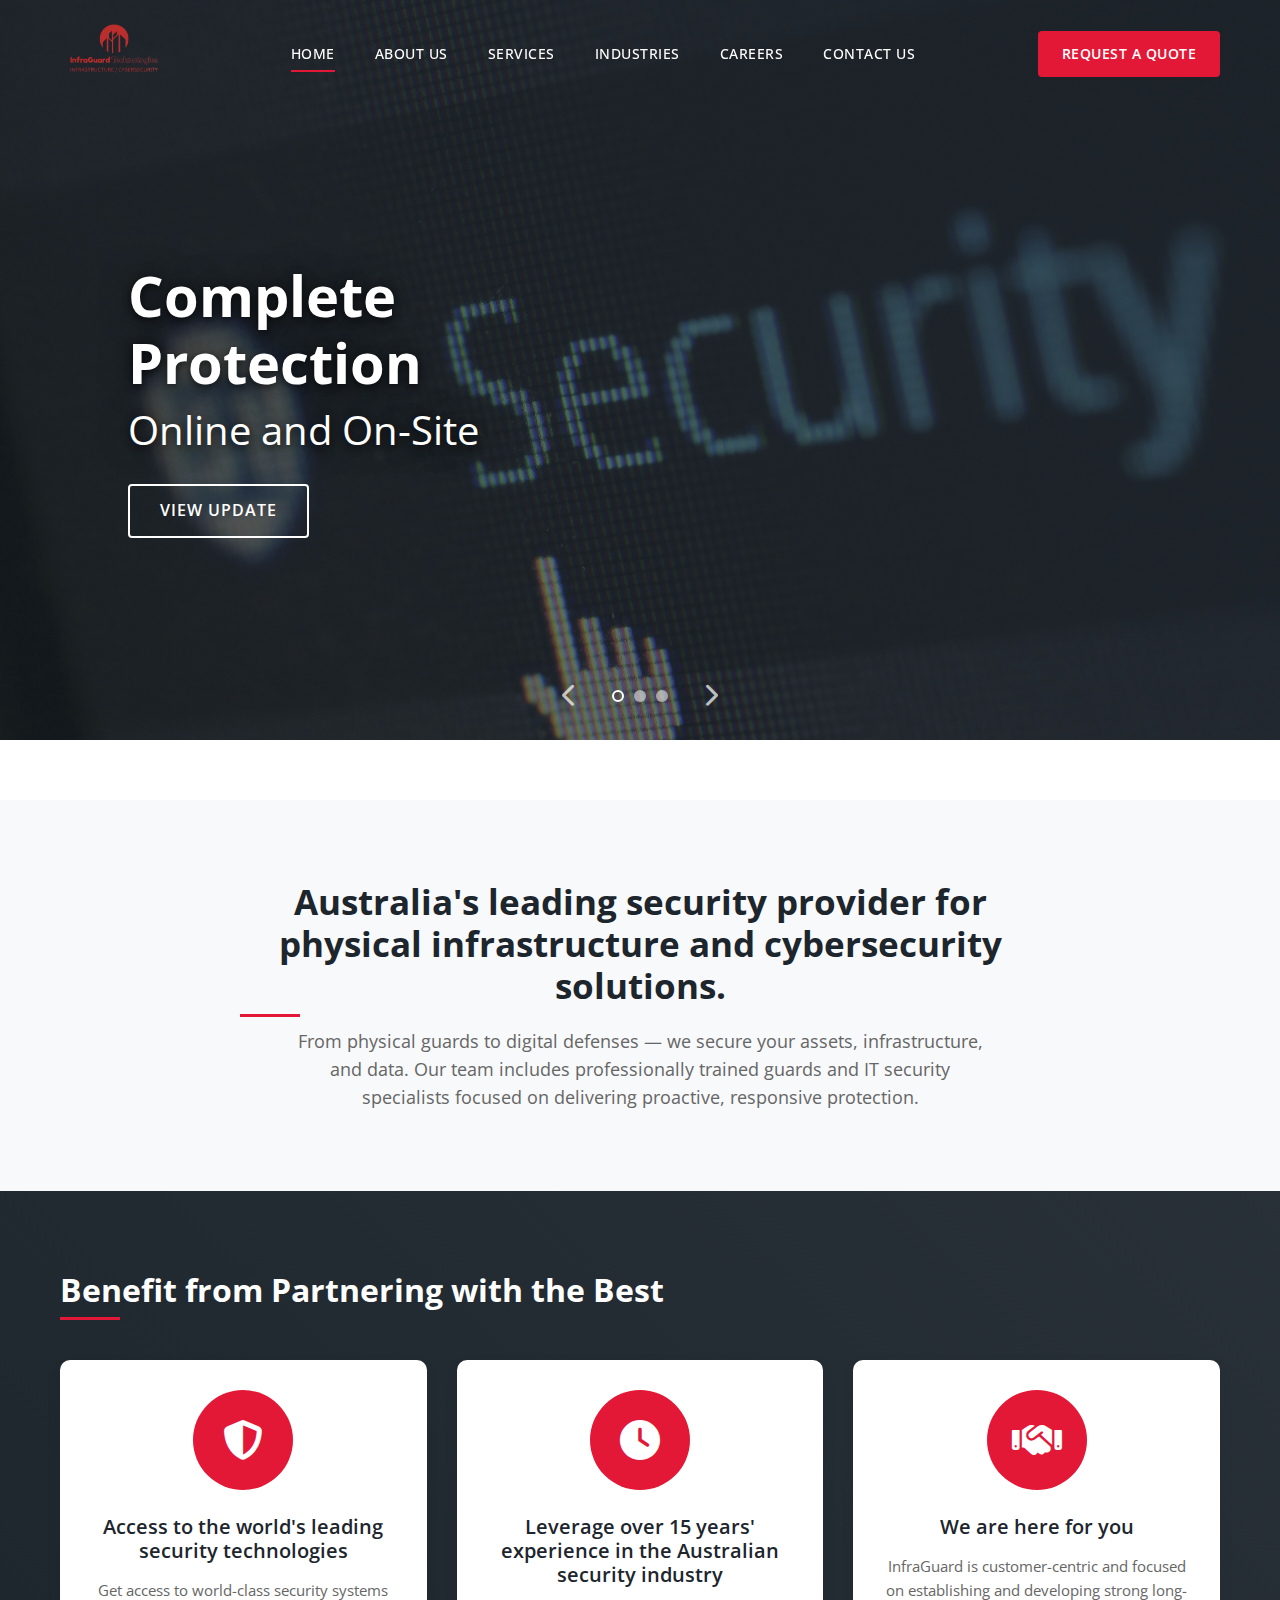
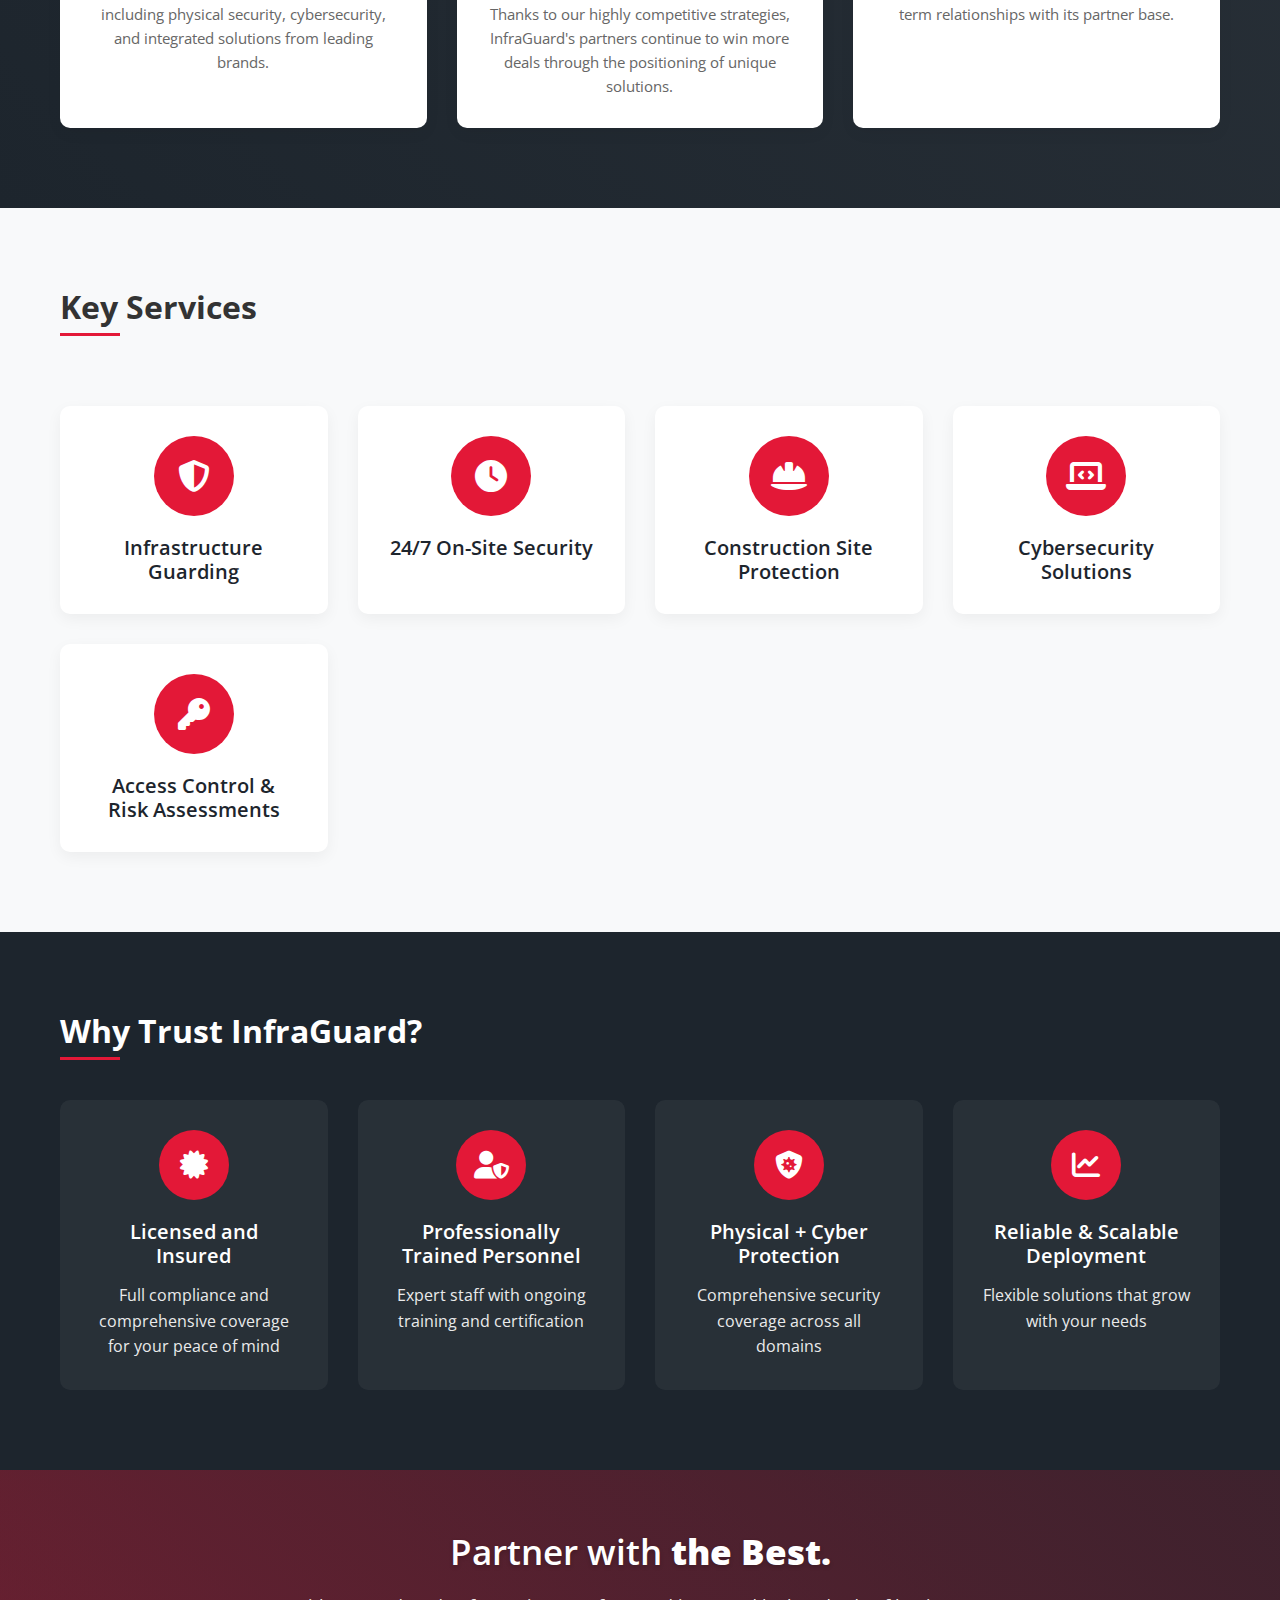
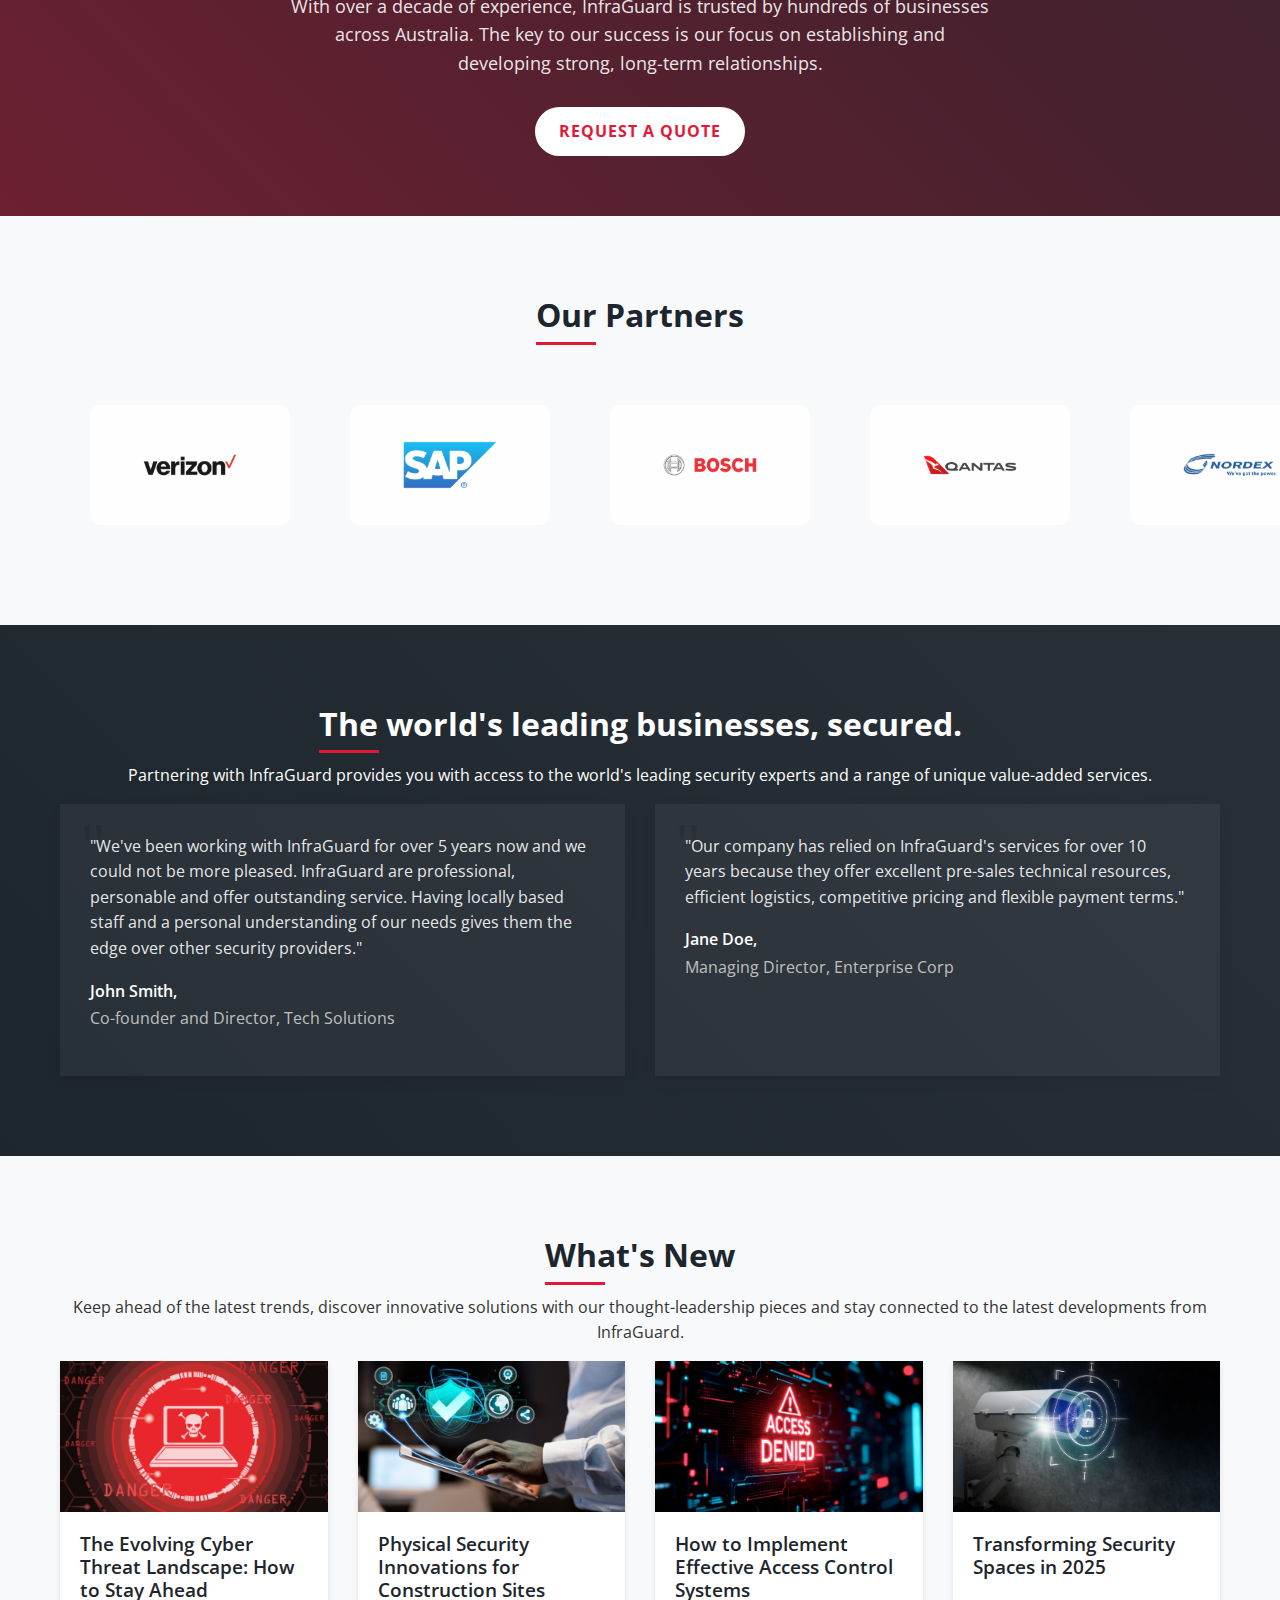
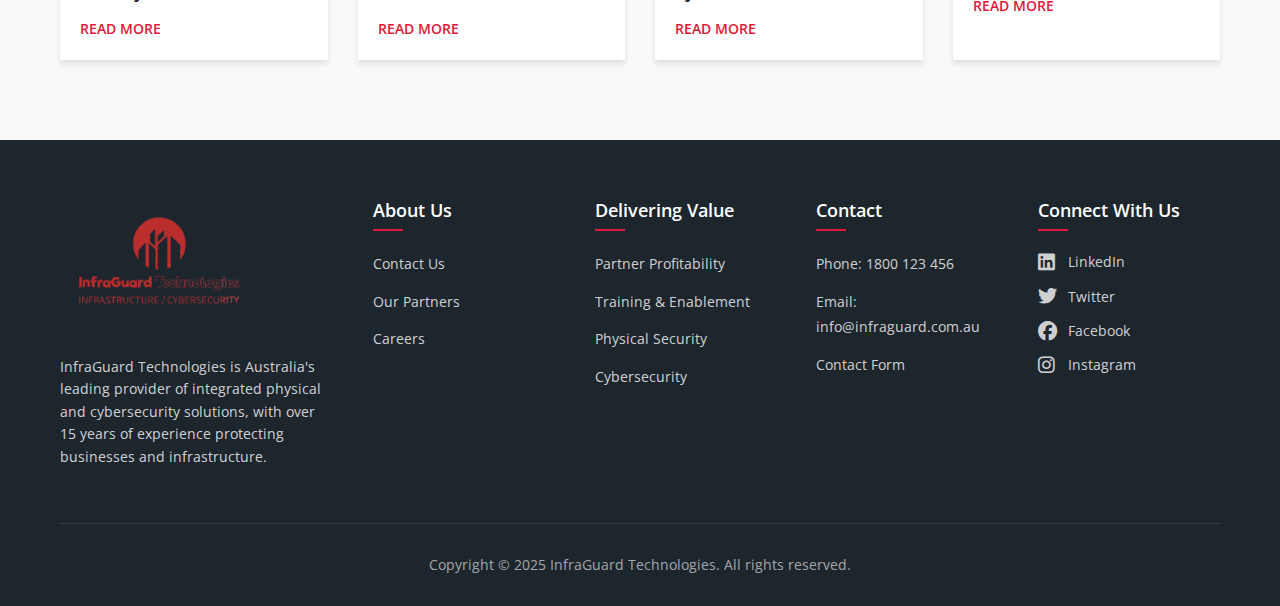
<file: index.html>
<!DOCTYPE html>
<html lang="en">
<head>
    <meta charset="UTF-8">
    <meta name="viewport" content="width=device-width, initial-scale=1.0">
    <title>InfraGuard Technologies</title>
    <link rel="stylesheet" href="styles.css">
    <link rel="stylesheet" href="https://cdnjs.cloudflare.com/ajax/libs/font-awesome/6.4.0/css/all.min.css">
    <link href="https://fonts.googleapis.com/css2?family=Open+Sans:wght@400;500;600;700&display=swap" rel="stylesheet">
</head>
<body>
    <!-- Header -->
    <header>
        <div class="container header-container">
            <div class="logo">
                <a href="index.html">
                    <img src="images/logo4.png" alt="InfraGuard Technologies Logo">
                </a>
            </div>
            <nav>
                <ul class="main-menu">
                    <li><a href="index.html" class="active">HOME</a></li>
                    <li><a href="about.html">ABOUT US</a></li>
                    <li class="dropdown">
                        <a href="services.html">SERVICES</a>
                        <div class="dropdown-content">
                            <div class="security-column">
                                <h3>Physical Security Solutions</h3>
                                <ul>
                                    <li><a href="services.html#infrastructure">Infrastructure Guarding</a></li>
                                    <li><a href="services.html#construction">Construction Site Security</a></li>
                                    <li><a href="services.html#onsite">24/7 On-Site Security</a></li>
                                    <li><a href="services.html#access">Access Control</a></li>
                                    <li><a href="services.html#risk">Security Risk Assessment</a></li>
                                </ul>
                            </div>
                            <div class="security-column">
                                <h3>Cybersecurity Solutions</h3>
                                <ul>
                                    <li><a href="services.html#network">Network Security</a></li>
                                    <li><a href="services.html#firewall">Firewall & Intrusion Prevention</a></li>
                                    <li><a href="services.html#endpoint">Endpoint Protection</a></li>
                                    <li><a href="services.html#email">Email Security</a></li>
                                    <li><a href="services.html#vulnerability">Vulnerability Assessment</a></li>
                                    <li><a href="services.html#consulting">Cybersecurity Consulting</a></li>
                                </ul>
                            </div>
                        </div>
                    </li>
                    <li><a href="industries.html">INDUSTRIES</a></li>
                    <li><a href="careers.html">CAREERS</a></li>
                    <li><a href="contact.html">CONTACT US</a></li>
                </ul>
            </nav>
            <div class="header-cta">
                <a href="contact.html" class="btn">REQUEST A QUOTE</a>
            </div>
            <div class="mobile-menu-toggle">
                <span></span>
                <span></span>
                <span></span>
            </div>
        </div>
    </header>

    <!-- Hero Slider -->
    <section class="hero-slider">
        <div class="slider-container">
            <div class="slide active" style="background-image: url('images/protection.jpg');">
                <div class="slide-content">
                    <h1>Complete Protection</h1>
                    <h2>Online and On-Site</h2>
                    <a href="#" class="btn btn-light">VIEW UPDATE</a>
                </div>
            </div>
            <div class="slide" style="background-image: url('images/security.png');">
                <div class="slide-content">
                    <h1>Physical Security</h1>
                    <h2>For Your Infrastructure</h2>
                    <a href="#" class="btn btn-light">DOWNLOAD REPORT</a>
                </div>
            </div>
            <div class="slide" style="background-image: url('images/cyber.png');">
                <div class="slide-content">
                    <h1>Cybersecurity Solutions</h1>
                    <h2>For Modern Businesses</h2>
                    <a href="#" class="btn btn-light">SUBSCRIBE HERE</a>
                </div>
            </div>
            <div class="slider-controls">
                <button class="prev-slide"><i class="fas fa-chevron-left"></i></button>
                <div class="slider-dots">
                    <span class="dot active" data-slide="0"></span>
                    <span class="dot" data-slide="1"></span>
                    <span class="dot" data-slide="2"></span>
                </div>
                <button class="next-slide"><i class="fas fa-chevron-right"></i></button>
            </div>
        </div>
    </section>

    <!-- Intro Section -->
    <section class="intro">
        <div class="container">
            <h2 class="section-title">Australia's leading security provider for physical infrastructure and cybersecurity solutions.</h2>
            <p>From physical guards to digital defenses — we secure your assets, infrastructure, and data. Our team includes professionally trained guards and IT security specialists focused on delivering proactive, responsive protection.</p>
        </div>
    </section>

    <!-- Value Proposition -->
    <section class="value-prop">
        <div class="container">
            <h2 class="section-title">Benefit from Partnering with the Best</h2>
            <div class="feature-grid">
                <div class="feature-box">
                    <div class="feature-icon">
                        <i class="fas fa-shield-alt"></i>
                    </div>
                    <h3>Access to the world's leading security technologies</h3>
                    <p>Get access to world-class security systems including physical security, cybersecurity, and integrated solutions from leading brands.</p>
                </div>
                <div class="feature-box">
                    <div class="feature-icon">
                        <i class="fas fa-clock"></i>
                    </div>
                    <h3>Leverage over 15 years' experience in the Australian security industry</h3>
                    <p>Thanks to our highly competitive strategies, InfraGuard's partners continue to win more deals through the positioning of unique solutions.</p>
                </div>
                <div class="feature-box">
                    <div class="feature-icon">
                        <i class="fas fa-handshake"></i>
                    </div>
                    <h3>We are here for you</h3>
                    <p>InfraGuard is customer-centric and focused on establishing and developing strong long-term relationships with its partner base.</p>
                </div>
            </div>
        </div>
    </section>

    <!-- Services Grid -->
    <section class="services-grid">
        <div class="container">
            <h2 class="section-title">Key Services</h2>
            <div class="services-container">
                <div class="service-item">
                    <div class="service-icon">
                        <i class="fas fa-shield-alt"></i>
                    </div>
                    <h3>Infrastructure Guarding</h3>
                </div>
                <div class="service-item">
                    <div class="service-icon">
                        <i class="fas fa-clock"></i>
                    </div>
                    <h3>24/7 On-Site Security</h3>
                </div>
                <div class="service-item">
                    <div class="service-icon">
                        <i class="fas fa-hard-hat"></i>
                    </div>
                    <h3>Construction Site Protection</h3>
                </div>
                <div class="service-item">
                    <div class="service-icon">
                        <i class="fas fa-laptop-code"></i>
                    </div>
                    <h3>Cybersecurity Solutions</h3>
                </div>
                <div class="service-item">
                    <div class="service-icon">
                        <i class="fas fa-key"></i>
                    </div>
                    <h3>Access Control & Risk Assessments</h3>
                </div>
            </div>
        </div>
    </section>

    <!-- Trust Section -->
    <section class="trust-section">
        <div class="container">
            <h2 class="section-title">Why Trust InfraGuard?</h2>
            <div class="trust-grid">
                <div class="trust-item">
                    <div class="trust-icon">
                        <i class="fas fa-certificate"></i>
                    </div>
                    <h3>Licensed and Insured</h3>
                    <p>Full compliance and comprehensive coverage for your peace of mind</p>
                </div>
                <div class="trust-item">
                    <div class="trust-icon">
                        <i class="fas fa-user-shield"></i>
                    </div>
                    <h3>Professionally Trained Personnel</h3>
                    <p>Expert staff with ongoing training and certification</p>
                </div>
                <div class="trust-item">
                    <div class="trust-icon">
                        <i class="fas fa-shield-virus"></i>
                    </div>
                    <h3>Physical + Cyber Protection</h3>
                    <p>Comprehensive security coverage across all domains</p>
                </div>
                <div class="trust-item">
                    <div class="trust-icon">
                        <i class="fas fa-chart-line"></i>
                    </div>
                    <h3>Reliable & Scalable Deployment</h3>
                    <p>Flexible solutions that grow with your needs</p>
                </div>
            </div>
        </div>
    </section>

    <!-- CTA Banner -->
    <section class="cta-banner">
        <div class="container">
            <h2>Partner with <strong>the Best.</strong></h2>
            <p>With over a decade of experience, InfraGuard is trusted by hundreds of businesses across Australia. The key to our success is our focus on establishing and developing strong, long-term relationships.</p>
            <a href="contact.html" class="btn btn-white">Request a Quote</a>
        </div>
    </section>

    <!-- Partners Slider -->
    <section class="partners-slider">
        <div class="container">
            <h2 class="section-title">Our Partners</h2>
            <div class="partners-container">
                <div class="partners-track">
                    <div class="partner">
                        <img src="images/partner logos/Verizon_Communications-Logo.wine.png" alt="Verizon Communications">
                    </div>
                    <div class="partner">
                        <img src="images/partner logos/SAP_SE-Logo.wine.png" alt="SAP SE">
                    </div>
                    <div class="partner">
                        <img src="images/partner logos/Robert_Bosch_GmbH-Logo.wine.png" alt="Robert Bosch GmbH">
                    </div>
                    <div class="partner">
                        <img src="images/partner logos/Qantas-Logo.wine.png" alt="Qantas">
                    </div>
                    <div class="partner">
                        <img src="images/partner logos/Nordex-Logo.wine.png" alt="Nordex">
                    </div>
                    <div class="partner">
                        <img src="images/partner logos/Nokia-Logo.wine.png" alt="Nokia">
                    </div>
                    <div class="partner">
                        <img src="images/partner logos/CID-Group-white-logo.png" alt="CID Group">
                    </div>
                </div>
                <!-- Duplicate track for seamless scrolling -->
                <div class="partners-track">
                    <div class="partner">
                        <img src="images/partner logos/Verizon_Communications-Logo.wine.png" alt="Verizon Communications">
                    </div>
                    <div class="partner">
                        <img src="images/partner logos/SAP_SE-Logo.wine.png" alt="SAP SE">
                    </div>
                    <div class="partner">
                        <img src="images/partner logos/Robert_Bosch_GmbH-Logo.wine.png" alt="Robert Bosch GmbH">
                    </div>
                    <div class="partner">
                        <img src="images/partner logos/Qantas-Logo.wine.png" alt="Qantas">
                    </div>
                    <div class="partner">
                        <img src="images/partner logos/Nordex-Logo.wine.png" alt="Nordex">
                    </div>
                    <div class="partner">
                        <img src="images/partner logos/Nokia-Logo.wine.png" alt="Nokia">
                    </div>
                    <div class="partner">
                        <img src="images/partner logos/CID-Group-white-logo.png" alt="CID Group">
                    </div>
                </div>
            </div>
        </div>
    </section>

    <!-- Testimonials -->
    <section class="testimonials">
        <div class="container">
            <h2 class="section-title">The world's leading businesses, secured.</h2>
            <p>Partnering with InfraGuard provides you with access to the world's leading security experts and a range of unique value-added services.</p>
            <div class="testimonial-grid">
                <div class="testimonial">
                    <div class="testimonial-content">
                        <p>"We've been working with InfraGuard for over 5 years now and we could not be more pleased. InfraGuard are professional, personable and offer outstanding service. Having locally based staff and a personal understanding of our needs gives them the edge over other security providers."</p>
                        <div class="testimonial-author">
                            <h4>John Smith,</h4>
                            <p>Co-founder and Director, Tech Solutions</p>
                        </div>
                    </div>
                </div>
                <div class="testimonial">
                    <div class="testimonial-content">
                        <p>"Our company has relied on InfraGuard's services for over 10 years because they offer excellent pre-sales technical resources, efficient logistics, competitive pricing and flexible payment terms."</p>
                        <div class="testimonial-author">
                            <h4>Jane Doe,</h4>
                            <p>Managing Director, Enterprise Corp</p>
                        </div>
                    </div>
                </div>
            </div>
        </div>
    </section>

    <!-- News Section -->
    <section class="news">
        <div class="container">
            <h2 class="section-title">What's New</h2>
            <p>Keep ahead of the latest trends, discover innovative solutions with our thought-leadership pieces and stay connected to the latest developments from InfraGuard.</p>
            <div class="news-grid">
                <div class="news-item">
                    <div class="news-image">
                        <img src="images/Cyber Threat Landscape article image.jpg" alt="The Evolving Cyber Threat Landscape">
                    </div>
                    <h3>The Evolving Cyber Threat Landscape: How to Stay Ahead</h3>
                    <a href="#" class="read-more">READ MORE</a>
                </div>
                <div class="news-item">
                    <div class="news-image">
                        <img src="images/Physical Security Innovations image.jpg" alt="Physical Security Innovations">
                    </div>
                    <h3>Physical Security Innovations for Construction Sites</h3>
                    <a href="#" class="read-more">READ MORE</a>
                </div>
                <div class="news-item">
                    <div class="news-image">
                        <img src="images/Access Control Systems image.jpg" alt="Access Control Systems">
                    </div>
                    <h3>How to Implement Effective Access Control Systems</h3>
                    <a href="#" class="read-more">READ MORE</a>
                </div>
                <div class="news-item">
                    <div class="news-image">
                        <img src="images/Security Spaces 2025 image.jpg" alt="Security Spaces 2025">
                    </div>
                    <h3>Transforming Security Spaces in 2025</h3>
                    <a href="#" class="read-more">READ MORE</a>
                </div>
            </div>
        </div>
    </section>

    <!-- Footer -->
    <footer>
        <div class="container">
            <div class="footer-top">
                <div class="footer-logo">
                    <img src="images/logo4.png" alt="InfraGuard Technologies Logo">
                    <p>InfraGuard Technologies is Australia's leading provider of integrated physical and cybersecurity solutions, with over 15 years of experience protecting businesses and infrastructure.</p>
                </div>
                <div class="footer-menu">
                    <h3>About Us</h3>
                    <ul>
                        <li><a href="about.html">Contact Us</a></li>
                        <li><a href="#">Our Partners</a></li>
                        <li><a href="#">Careers</a></li>
                    </ul>
                </div>
                <div class="footer-menu">
                    <h3>Delivering Value</h3>
                    <ul>
                        <li><a href="#">Partner Profitability</a></li>
                        <li><a href="#">Training & Enablement</a></li>
                        <li><a href="#">Physical Security</a></li>
                        <li><a href="#">Cybersecurity</a></li>
                    </ul>
                </div>
                <div class="footer-menu">
                    <h3>Contact</h3>
                    <ul>
                        <li><a href="tel:1800123456">Phone: 1800 123 456</a></li>
                        <li><a href="mailto:info@infraguard.com.au">Email: info@infraguard.com.au</a></li>
                        <li><a href="contact.html">Contact Form</a></li>
                    </ul>
                </div>
                <div class="footer-menu">
                    <h3>Connect With Us</h3>
                    <ul class="social-links">
                        <li><a href="#" target="_blank"><i class="fab fa-linkedin"></i> LinkedIn</a></li>
                        <li><a href="#" target="_blank"><i class="fab fa-twitter"></i> Twitter</a></li>
                        <li><a href="#" target="_blank"><i class="fab fa-facebook"></i> Facebook</a></li>
                        <li><a href="#" target="_blank"><i class="fab fa-instagram"></i> Instagram</a></li>
                    </ul>
                </div>
            </div>
            <div class="footer-bottom">
                <p>Copyright © 2025 InfraGuard Technologies. All rights reserved.</p>
            </div>
        </div>
    </footer>

    <script src="js/main.js"></script>
    <script src="js/slider.js"></script>
    <script src="js/animations.js"></script>
</body>
</html>
</file>
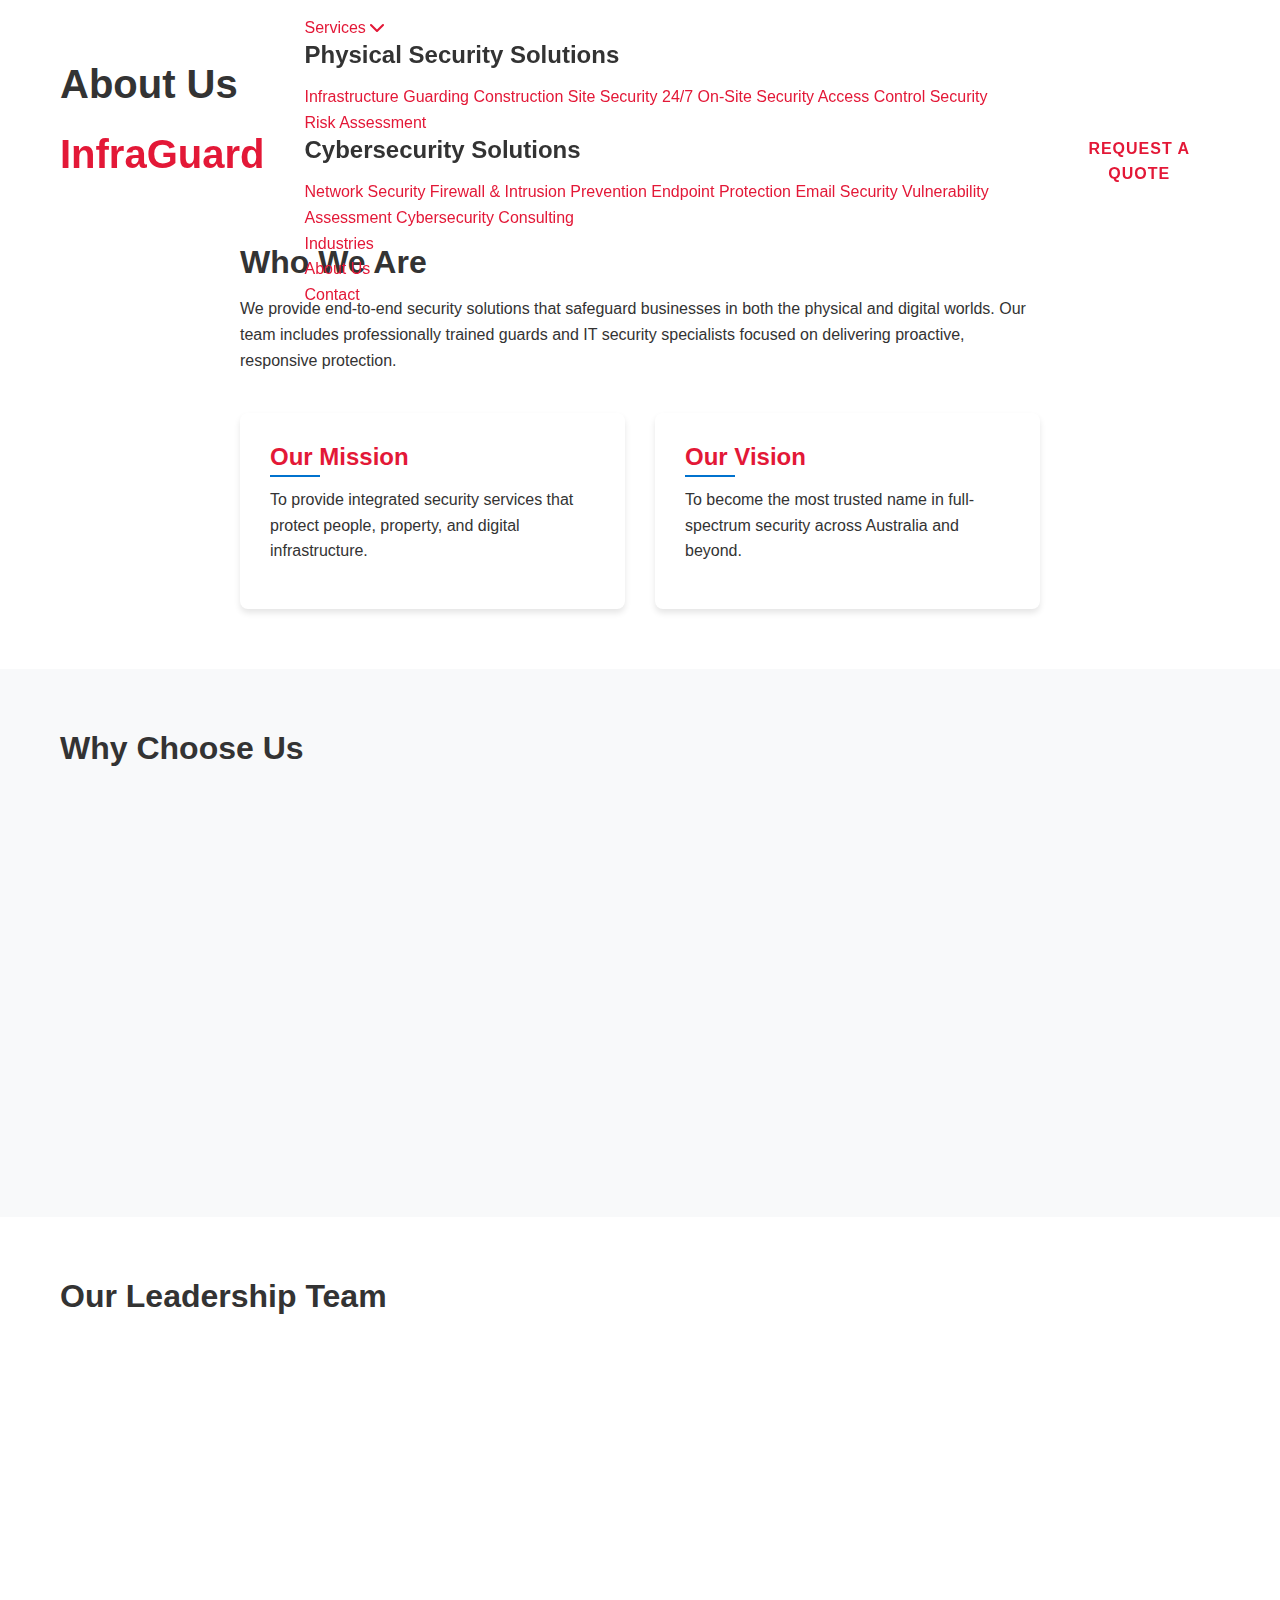
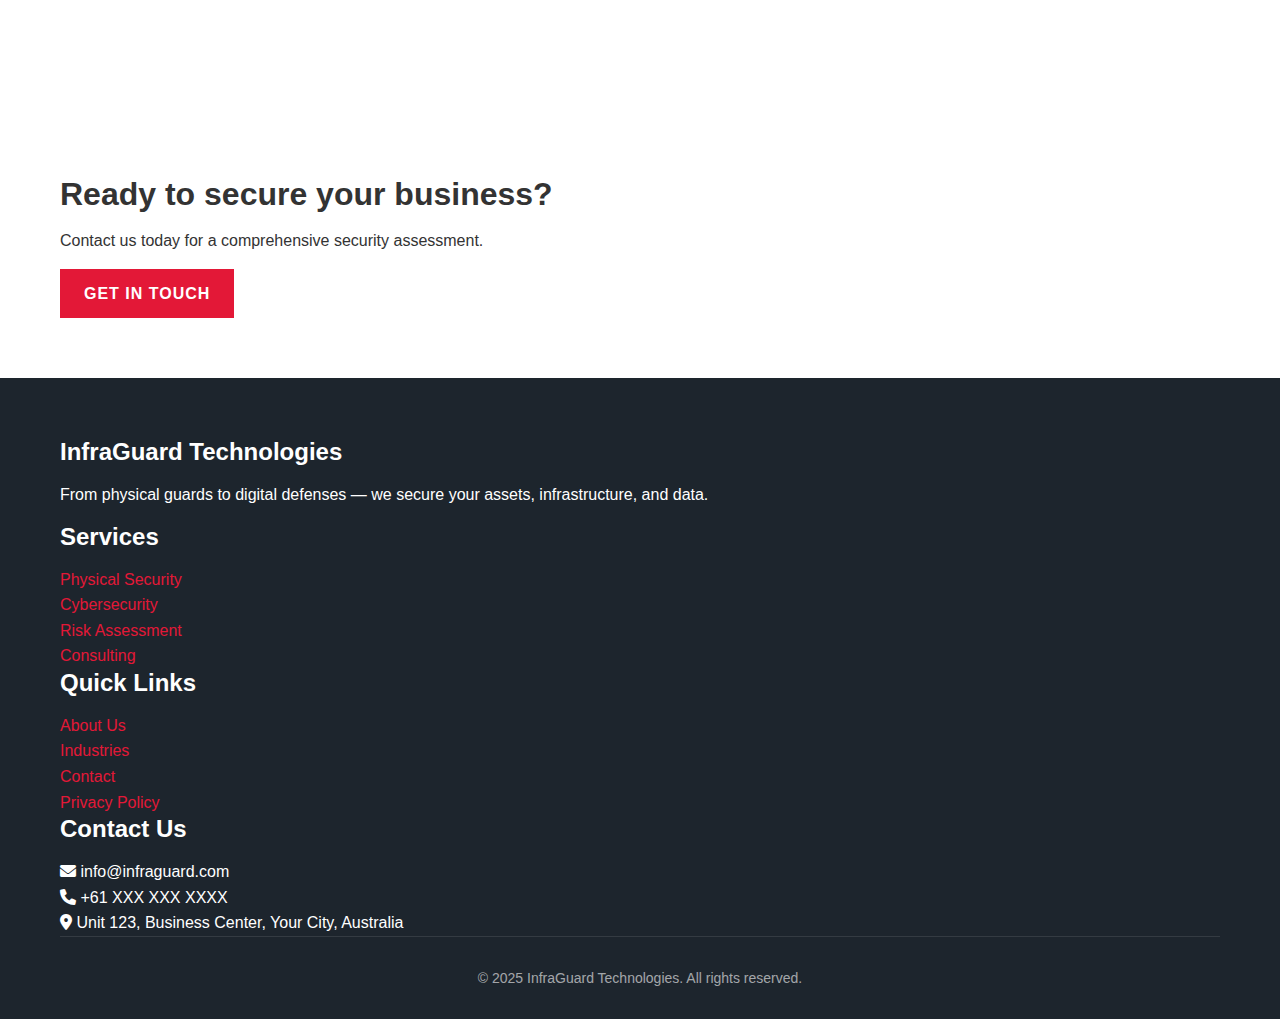
<file: about.html>
<!DOCTYPE html>
<html lang="en">
<head>
    <meta charset="UTF-8">
    <meta name="viewport" content="width=device-width, initial-scale=1.0">
    <title>About Us - InfraGuard Technologies</title>
    <link rel="stylesheet" href="styles.css">
    <link rel="stylesheet" href="css/about.css">
    <link rel="stylesheet" href="https://cdnjs.cloudflare.com/ajax/libs/font-awesome/6.0.0-beta3/css/all.min.css">
    <script src="js/main.js" defer></script>
    <script src="js/about.js" defer></script>
</head>
<body>
    <header>
        <div class="container header-container">
            <div class="logo">
                <a href="index.html">
                    <h1>InfraGuard</h1>
                </a>
            </div>
            <nav>
                <ul class="main-nav">
                    <li class="dropdown">
                        <a href="services.html" class="dropdown-toggle">Services <i class="fas fa-chevron-down"></i></a>
                        <div class="dropdown-menu">
                            <div class="dropdown-column">
                                <h3>Physical Security Solutions</h3>
                                <a href="services.html#infrastructure-guarding">Infrastructure Guarding</a>
                                <a href="services.html#construction-site">Construction Site Security</a>
                                <a href="services.html#onsite-security">24/7 On-Site Security</a>
                                <a href="services.html#access-control">Access Control</a>
                                <a href="services.html#risk-assessment">Security Risk Assessment</a>
                            </div>
                            <div class="dropdown-column">
                                <h3>Cybersecurity Solutions</h3>
                                <a href="services.html#network-security">Network Security</a>
                                <a href="services.html#firewall">Firewall & Intrusion Prevention</a>
                                <a href="services.html#endpoint">Endpoint Protection</a>
                                <a href="services.html#email-security">Email Security</a>
                                <a href="services.html#vulnerability">Vulnerability Assessment</a>
                                <a href="services.html#consulting">Cybersecurity Consulting</a>
                            </div>
                        </div>
                    </li>
                    <li><a href="industries.html">Industries</a></li>
                    <li><a href="about.html">About Us</a></li>
                    <li><a href="contact.html">Contact</a></li>
                </ul>
                <div class="mobile-menu-toggle">
                    <span></span>
                    <span></span>
                    <span></span>
                </div>
            </nav>
            <div class="cta-button">
                <a href="contact.html" class="btn">Request a Quote</a>
            </div>
        </div>
    </header>

    <section class="page-header">
        <div class="container">
            <h1>About Us</h1>
        </div>
    </section>

    <section class="about-intro">
        <div class="container">
            <div class="about-content">
                <h2>Who We Are</h2>
                <p>We provide end-to-end security solutions that safeguard businesses in both the physical and digital worlds. Our team includes professionally trained guards and IT security specialists focused on delivering proactive, responsive protection.</p>
                
                <div class="mission-vision">
                    <div class="mission">
                        <h3>Our Mission</h3>
                        <p>To provide integrated security services that protect people, property, and digital infrastructure.</p>
                    </div>
                    <div class="vision">
                        <h3>Our Vision</h3>
                        <p>To become the most trusted name in full-spectrum security across Australia and beyond.</p>
                    </div>
                </div>
            </div>
        </div>
    </section>

    <section class="why-choose-us">
        <div class="container">
            <h2>Why Choose Us</h2>
            <div class="features-grid">
                <div class="feature-item">
                    <i class="fas fa-shield-alt"></i>
                    <h3>Physical and Cybersecurity under one roof</h3>
                    <p>Get comprehensive protection with a single provider, streamlining your security management.</p>
                </div>
                <div class="feature-item">
                    <i class="fas fa-clock"></i>
                    <h3>24/7 Security Operations</h3>
                    <p>Round-the-clock monitoring and response to ensure your assets are always protected.</p>
                </div>
                <div class="feature-item">
                    <i class="fas fa-handshake"></i>
                    <h3>Trusted by businesses and developers</h3>
                    <p>Our proven track record of reliability has earned the trust of clients across industries.</p>
                </div>
                <div class="feature-item">
                    <i class="fas fa-certificate"></i>
                    <h3>Compliant with local and international standards</h3>
                    <p>We adhere to the highest security standards and regulatory requirements.</p>
                </div>
            </div>
        </div>
    </section>

    <section class="team-section">
        <div class="container">
            <h2>Our Leadership Team</h2>
            <div class="team-grid">
                <div class="team-member">
                    <div class="member-image"></div>
                    <h3>John Smith</h3>
                    <p>Chief Executive Officer</p>
                </div>
                <div class="team-member">
                    <div class="member-image"></div>
                    <h3>Sarah Johnson</h3>
                    <p>Chief Operations Officer</p>
                </div>
                <div class="team-member">
                    <div class="member-image"></div>
                    <h3>Michael Chen</h3>
                    <p>Head of Physical Security</p>
                </div>
                <div class="team-member">
                    <div class="member-image"></div>
                    <h3>Emma Williams</h3>
                    <p>Chief Information Security Officer</p>
                </div>
            </div>
        </div>
    </section>

    <section class="cta-section">
        <div class="container">
            <h2>Ready to secure your business?</h2>
            <p>Contact us today for a comprehensive security assessment.</p>
            <a href="contact.html" class="btn btn-primary">Get in Touch</a>
        </div>
    </section>

    <footer>
        <div class="container">
            <div class="footer-grid">
                <div class="footer-column">
                    <h3>InfraGuard Technologies</h3>
                    <p>From physical guards to digital defenses — we secure your assets, infrastructure, and data.</p>
                </div>
                <div class="footer-column">
                    <h3>Services</h3>
                    <ul>
                        <li><a href="services.html#physical">Physical Security</a></li>
                        <li><a href="services.html#cyber">Cybersecurity</a></li>
                        <li><a href="services.html#risk">Risk Assessment</a></li>
                        <li><a href="services.html#consulting">Consulting</a></li>
                    </ul>
                </div>
                <div class="footer-column">
                    <h3>Quick Links</h3>
                    <ul>
                        <li><a href="about.html">About Us</a></li>
                        <li><a href="industries.html">Industries</a></li>
                        <li><a href="contact.html">Contact</a></li>
                        <li><a href="privacy.html">Privacy Policy</a></li>
                    </ul>
                </div>
                <div class="footer-column">
                    <h3>Contact Us</h3>
                    <ul class="contact-info">
                        <li><i class="fas fa-envelope"></i> info@infraguard.com</li>
                        <li><i class="fas fa-phone"></i> +61 XXX XXX XXXX</li>
                        <li><i class="fas fa-map-marker-alt"></i> Unit 123, Business Center, Your City, Australia</li>
                    </ul>
                </div>
            </div>
            <div class="footer-bottom">
                <p>&copy; 2025 InfraGuard Technologies. All rights reserved.</p>
            </div>
        </div>
    </footer>
</body>
</html>
</file>
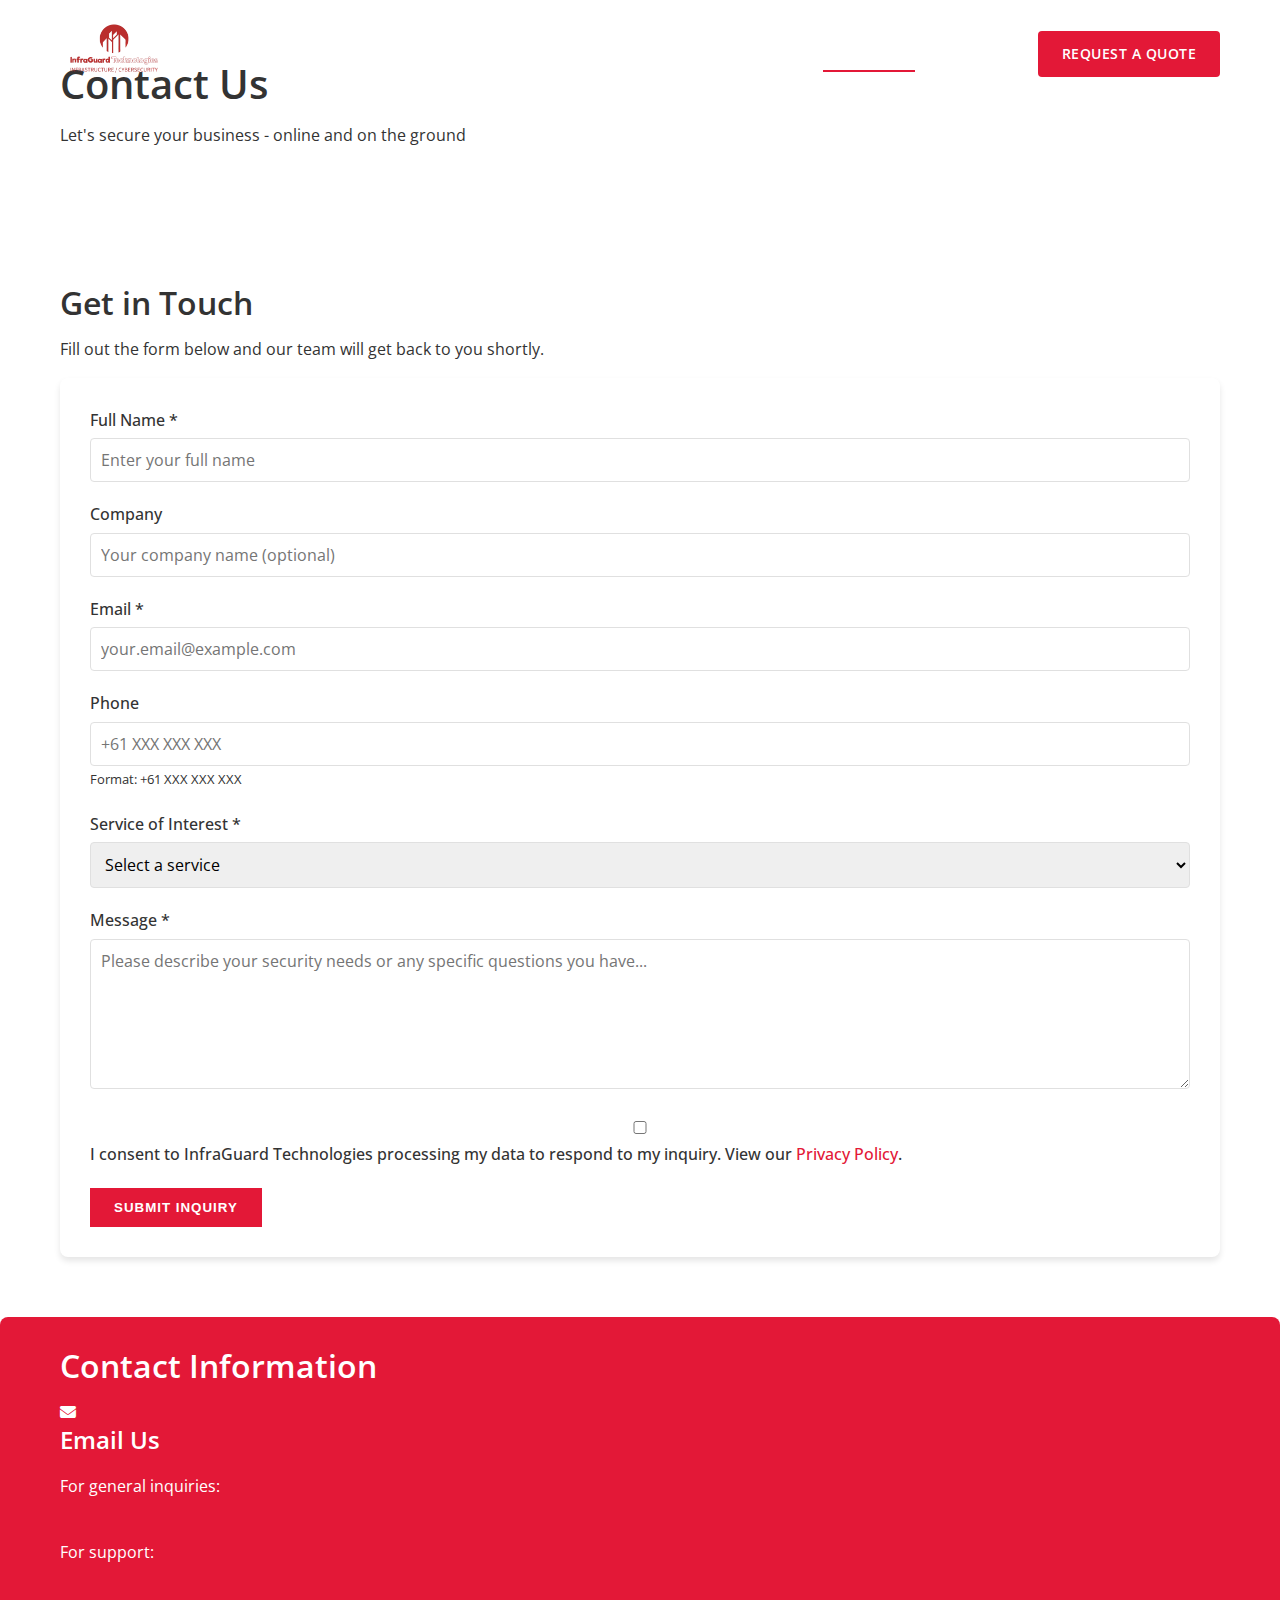
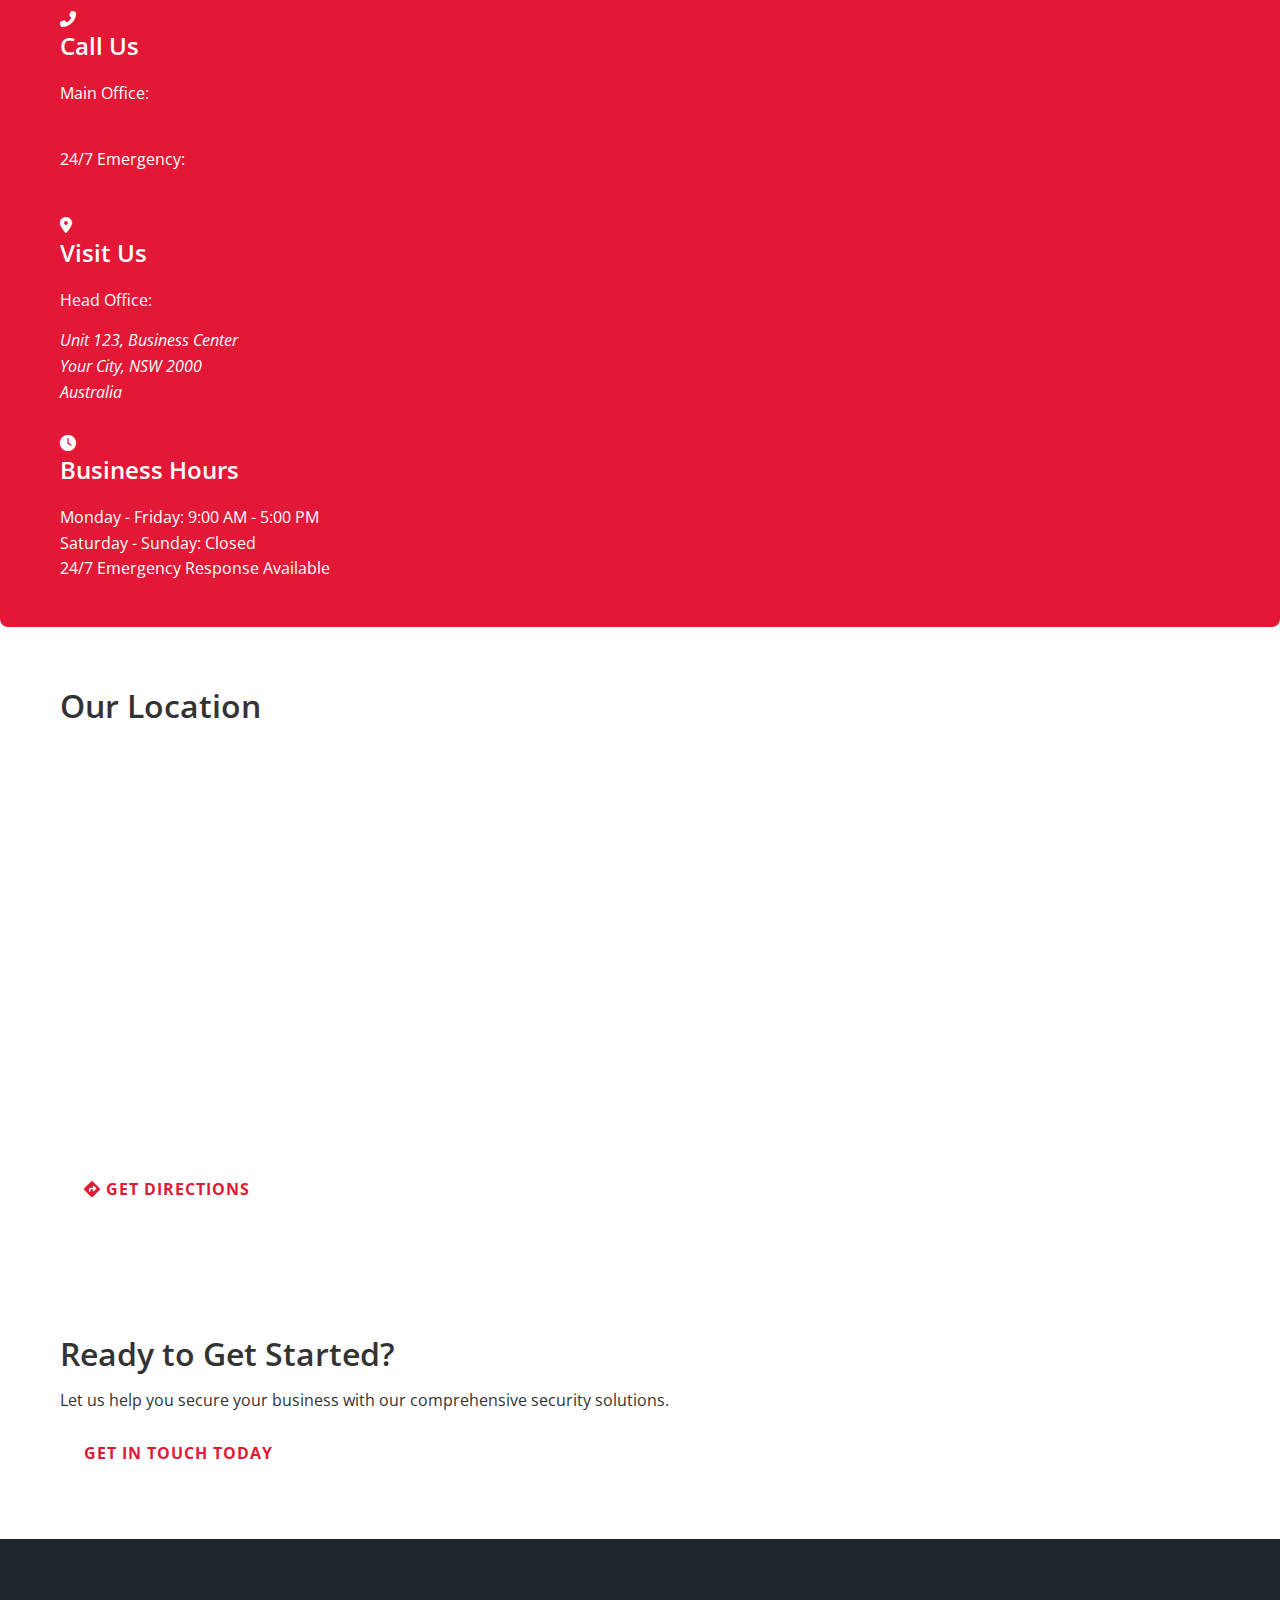
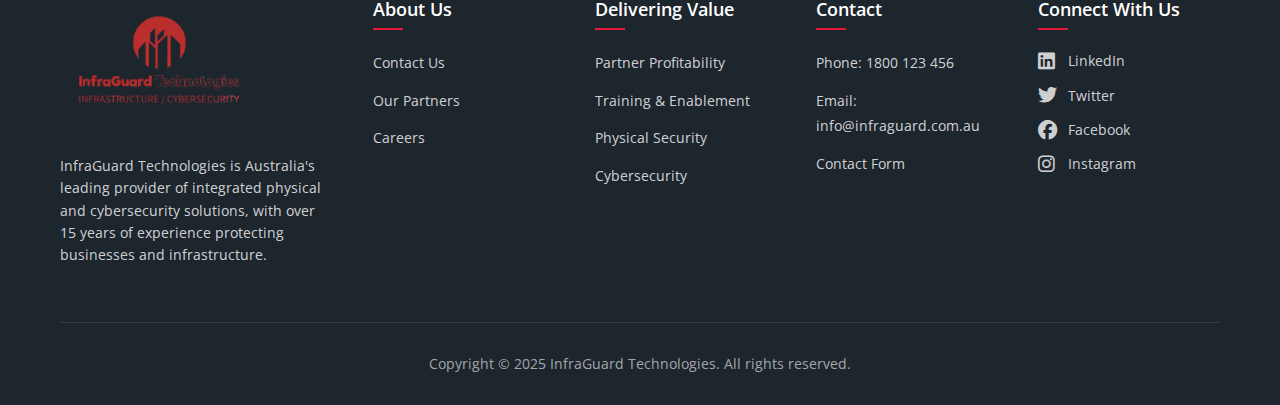
<file: contact.html>
<!DOCTYPE html>
<html lang="en">
<head>
    <meta charset="UTF-8">
    <meta name="viewport" content="width=device-width, initial-scale=1.0">
    <title>Contact Us - InfraGuard Technologies</title>
    <link rel="stylesheet" href="styles.css">
    <link rel="stylesheet" href="css/contact.css">
    <link rel="stylesheet" href="https://cdnjs.cloudflare.com/ajax/libs/font-awesome/6.4.0/css/all.min.css">
    <link href="https://fonts.googleapis.com/css2?family=Open+Sans:wght@400;500;600;700&display=swap" rel="stylesheet">
    <script src="js/main.js" defer></script>
    <script src="js/contact.js" defer></script>
</head>
<body>
    <header>
        <div class="container header-container">
            <div class="logo">
                <a href="index.html">
                    <img src="images/logo4.png" alt="InfraGuard Technologies Logo">
                </a>
            </div>
            <nav>
                <ul class="main-menu">
                    <li><a href="index.html">HOME</a></li>
                    <li><a href="about.html">ABOUT US</a></li>
                    <li class="dropdown">
                        <a href="services.html">SERVICES</a>
                        <div class="dropdown-content">
                            <div class="security-column">
                                <h3>Physical Security Solutions</h3>
                                <ul>
                                    <li><a href="services.html#infrastructure">Infrastructure Guarding</a></li>
                                    <li><a href="services.html#construction">Construction Site Security</a></li>
                                    <li><a href="services.html#onsite">24/7 On-Site Security</a></li>
                                    <li><a href="services.html#access">Access Control</a></li>
                                    <li><a href="services.html#risk">Security Risk Assessment</a></li>
                                </ul>
                            </div>
                            <div class="security-column">
                                <h3>Cybersecurity Solutions</h3>
                                <ul>
                                    <li><a href="services.html#network">Network Security</a></li>
                                    <li><a href="services.html#firewall">Firewall & Intrusion Prevention</a></li>
                                    <li><a href="services.html#endpoint">Endpoint Protection</a></li>
                                    <li><a href="services.html#email">Email Security</a></li>
                                    <li><a href="services.html#vulnerability">Vulnerability Assessment</a></li>
                                    <li><a href="services.html#consulting">Cybersecurity Consulting</a></li>
                                </ul>
                            </div>
                        </div>
                    </li>
                    <li><a href="industries.html">INDUSTRIES</a></li>
                    <li><a href="careers.html">CAREERS</a></li>
                    <li><a href="contact.html" class="active">CONTACT US</a></li>
                </ul>
            </nav>
            <div class="header-cta">
                <a href="contact.html" class="btn">REQUEST A QUOTE</a>
            </div>
            <div class="mobile-menu-toggle">
                <span></span>
                <span></span>
                <span></span>
            </div>
        </div>
    </header>

    <section class="page-header">
        <div class="container">
            <h1>Contact Us</h1>
            <p>Let's secure your business - online and on the ground</p>
        </div>
    </section>

    <section class="contact-form-section">
        <div class="container">
            <h2>Get in Touch</h2>
            <p>Fill out the form below and our team will get back to you shortly.</p>
            
            <div class="contact-form">
                <form id="contact-form" novalidate>
                    <div class="form-row">
                        <div class="form-group">
                            <label for="name">Full Name <span class="required">*</span></label>
                            <input type="text" id="name" name="name" required 
                                placeholder="Enter your full name"
                                aria-required="true"
                                minlength="2">
                            <div class="form-feedback"></div>
                        </div>
                        
                        <div class="form-group">
                            <label for="company">Company</label>
                            <input type="text" id="company" name="company" 
                                placeholder="Your company name (optional)">
                        </div>
                    </div>

                    <div class="form-row">
                        <div class="form-group">
                            <label for="email">Email <span class="required">*</span></label>
                            <input type="email" id="email" name="email" required 
                                placeholder="your.email@example.com"
                                aria-required="true">
                            <div class="form-feedback"></div>
                        </div>
                        
                        <div class="form-group">
                            <label for="phone">Phone</label>
                            <input type="tel" id="phone" name="phone" 
                                placeholder="+61 XXX XXX XXX"
                                pattern="[\+]?[(]?[0-9]{3}[)]?[-\s\.]?[0-9]{3}[-\s\.]?[0-9]{4,6}">
                            <small class="input-help">Format: +61 XXX XXX XXX</small>
                        </div>
                    </div>
                    
                    <div class="form-group">
                        <label for="service">Service of Interest <span class="required">*</span></label>
                        <select id="service" name="service" required aria-required="true">
                            <optgroup label="Physical Security Solutions">
                                <option value="">Select a service</option>
                                <option value="infrastructure-guarding">Infrastructure Guarding</option>
                                <option value="construction-site">Construction Site Security</option>
                                <option value="onsite-security">24/7 On-Site Security</option>
                                <option value="access-control">Access Control</option>
                                <option value="risk-assessment">Security Risk Assessment</option>
                            </optgroup>
                            <optgroup label="Cybersecurity Solutions">
                                <option value="network-security">Network Security</option>
                                <option value="firewall">Firewall & Intrusion Prevention</option>
                                <option value="endpoint">Endpoint Protection</option>
                                <option value="email-security">Email Security</option>
                                <option value="vulnerability">Vulnerability Assessment</option>
                                <option value="consulting">Cybersecurity Consulting</option>
                            </optgroup>
                            <option value="other">Other</option>
                        </select>
                        <div class="form-feedback"></div>
                    </div>
                    
                    <div class="form-group">
                        <label for="message">Message <span class="required">*</span></label>
                        <textarea id="message" name="message" required 
                            placeholder="Please describe your security needs or any specific questions you have..."
                            aria-required="true"
                            rows="5"></textarea>
                        <div class="form-feedback"></div>
                    </div>

                    <div class="form-group consent-group">
                        <label class="checkbox-label">
                            <input type="checkbox" name="consent" required aria-required="true">
                            <span class="checkbox-text">I consent to InfraGuard Technologies processing my data to respond to my inquiry. View our <a href="#">Privacy Policy</a>.</span>
                        </label>
                        <div class="form-feedback"></div>
                    </div>
                    
                    <div class="form-submit">
                        <button type="submit" class="btn btn-primary">
                            <span class="btn-text">Submit Inquiry</span>
                            <span class="btn-loader" style="display: none;">
                                <i class="fas fa-spinner fa-spin"></i>
                            </span>
                        </button>
                    </div>

                    <div class="form-response" style="display: none;">
                        <div class="success-message">
                            <i class="fas fa-check-circle"></i>
                            <p>Thank you for contacting us! We'll get back to you shortly.</p>
                        </div>
                        <div class="error-message">
                            <i class="fas fa-exclamation-circle"></i>
                            <p>Oops! Something went wrong. Please try again or contact us directly.</p>
                        </div>
                    </div>
                </form>
            </div>
        </div>
    </section>

    <section class="contact-info">
        <div class="container">
            <h2>Contact Information</h2>
            <div class="contact-grid">
                <div class="contact-item">
                    <i class="fas fa-envelope"></i>
                    <h3>Email Us</h3>
                    <p>For general inquiries:</p>
                    <a href="mailto:info@infraguard.com" class="contact-link">
                        info@infraguard.com
                    </a>
                    <p>For support:</p>
                    <a href="mailto:support@infraguard.com" class="contact-link">
                        support@infraguard.com
                    </a>
                </div>
                <div class="contact-item">
                    <i class="fas fa-phone-alt"></i>
                    <h3>Call Us</h3>
                    <p>Main Office:</p>
                    <a href="tel:+61XXXXXXXXXX" class="contact-link">
                        +61 XXX XXX XXXX
                    </a>
                    <p>24/7 Emergency:</p>
                    <a href="tel:+61XXXXXXXXXX" class="contact-link">
                        +61 XXX XXX XXXX
                    </a>
                </div>
                <div class="contact-item">
                    <i class="fas fa-map-marker-alt"></i>
                    <h3>Visit Us</h3>
                    <p>Head Office:</p>
                    <address>
                        Unit 123, Business Center<br>
                        Your City, NSW 2000<br>
                        Australia
                    </address>
                    <a href="#map-section" class="contact-link">View Map</a>
                </div>
                <div class="contact-item">
                    <i class="fas fa-clock"></i>
                    <h3>Business Hours</h3>
                    <div class="hours-grid">
                        <div class="hours-row">
                            <span>Monday - Friday:</span>
                            <span>9:00 AM - 5:00 PM</span>
                        </div>
                        <div class="hours-row">
                            <span>Saturday - Sunday:</span>
                            <span>Closed</span>
                        </div>
                        <p class="emergency-note">24/7 Emergency Response Available</p>
                    </div>
                </div>
            </div>
        </div>
    </section>

    <section id="map-section" class="map-section">
        <div class="container">
            <h2>Our Location</h2>
            <div class="map-container">
                <iframe 
                    src="https://www.google.com/maps/embed?pb=!1m18!1m12!1m3!1d3312.8618463618997!2d151.20544961521104!3d-33.86882828065584!2m3!1f0!2f0!3f0!3m2!1i1024!2i768!4f13.1!3m3!1m2!1s0x6b12ae401e8b983f%3A0x8f7f63be3a1c3789!2sSydney%20NSW%2C%20Australia!5e0!3m2!1sen!2sus!4v1651234567890!5m2!1sen!2sus" 
                    width="100%" 
                    height="100%" 
                    style="border:0;" 
                    allowfullscreen="" 
                    loading="lazy" 
                    referrerpolicy="no-referrer-when-downgrade"
                    title="InfraGuard Technologies Office Location">
                </iframe>
            </div>
            <div class="map-actions">
                <a href="https://goo.gl/maps/xxxxx" class="btn btn-outline" target="_blank" rel="noopener">
                    <i class="fas fa-directions"></i> Get Directions
                </a>
            </div>
        </div>
    </section>

    <section class="get-started-section">
        <div class="container">
            <h2>Ready to Get Started?</h2>
            <p>Let us help you secure your business with our comprehensive security solutions.</p>
            <a href="#contact-form" class="btn">Get in Touch Today</a>
        </div>
    </section>

    <footer>
        <div class="container">
            <div class="footer-top">
                <div class="footer-logo">
                    <img src="images/logo4.png" alt="InfraGuard Technologies Logo">
                    <p>InfraGuard Technologies is Australia's leading provider of integrated physical and cybersecurity solutions, with over 15 years of experience protecting businesses and infrastructure.</p>
                </div>
                <div class="footer-menu">
                    <h3>About Us</h3>
                    <ul>
                        <li><a href="about.html">Contact Us</a></li>
                        <li><a href="#">Our Partners</a></li>
                        <li><a href="#">Careers</a></li>
                    </ul>
                </div>
                <div class="footer-menu">
                    <h3>Delivering Value</h3>
                    <ul>
                        <li><a href="#">Partner Profitability</a></li>
                        <li><a href="#">Training & Enablement</a></li>
                        <li><a href="#">Physical Security</a></li>
                        <li><a href="#">Cybersecurity</a></li>
                    </ul>
                </div>
                <div class="footer-menu">
                    <h3>Contact</h3>
                    <ul>
                        <li><a href="tel:1800123456">Phone: 1800 123 456</a></li>
                        <li><a href="mailto:info@infraguard.com.au">Email: info@infraguard.com.au</a></li>
                        <li><a href="contact.html">Contact Form</a></li>
                    </ul>
                </div>
                <div class="footer-menu">
                    <h3>Connect With Us</h3>
                    <ul class="social-links">
                        <li><a href="#" target="_blank"><i class="fab fa-linkedin"></i> LinkedIn</a></li>
                        <li><a href="#" target="_blank"><i class="fab fa-twitter"></i> Twitter</a></li>
                        <li><a href="#" target="_blank"><i class="fab fa-facebook"></i> Facebook</a></li>
                        <li><a href="#" target="_blank"><i class="fab fa-instagram"></i> Instagram</a></li>
                    </ul>
                </div>
            </div>
            <div class="footer-bottom">
                <p>Copyright © 2025 InfraGuard Technologies. All rights reserved.</p>
            </div>
        </div>
    </footer>

    <script src="js/main.js"></script>
    <script src="js/contact.js"></script>
</body>
</html>
</file>
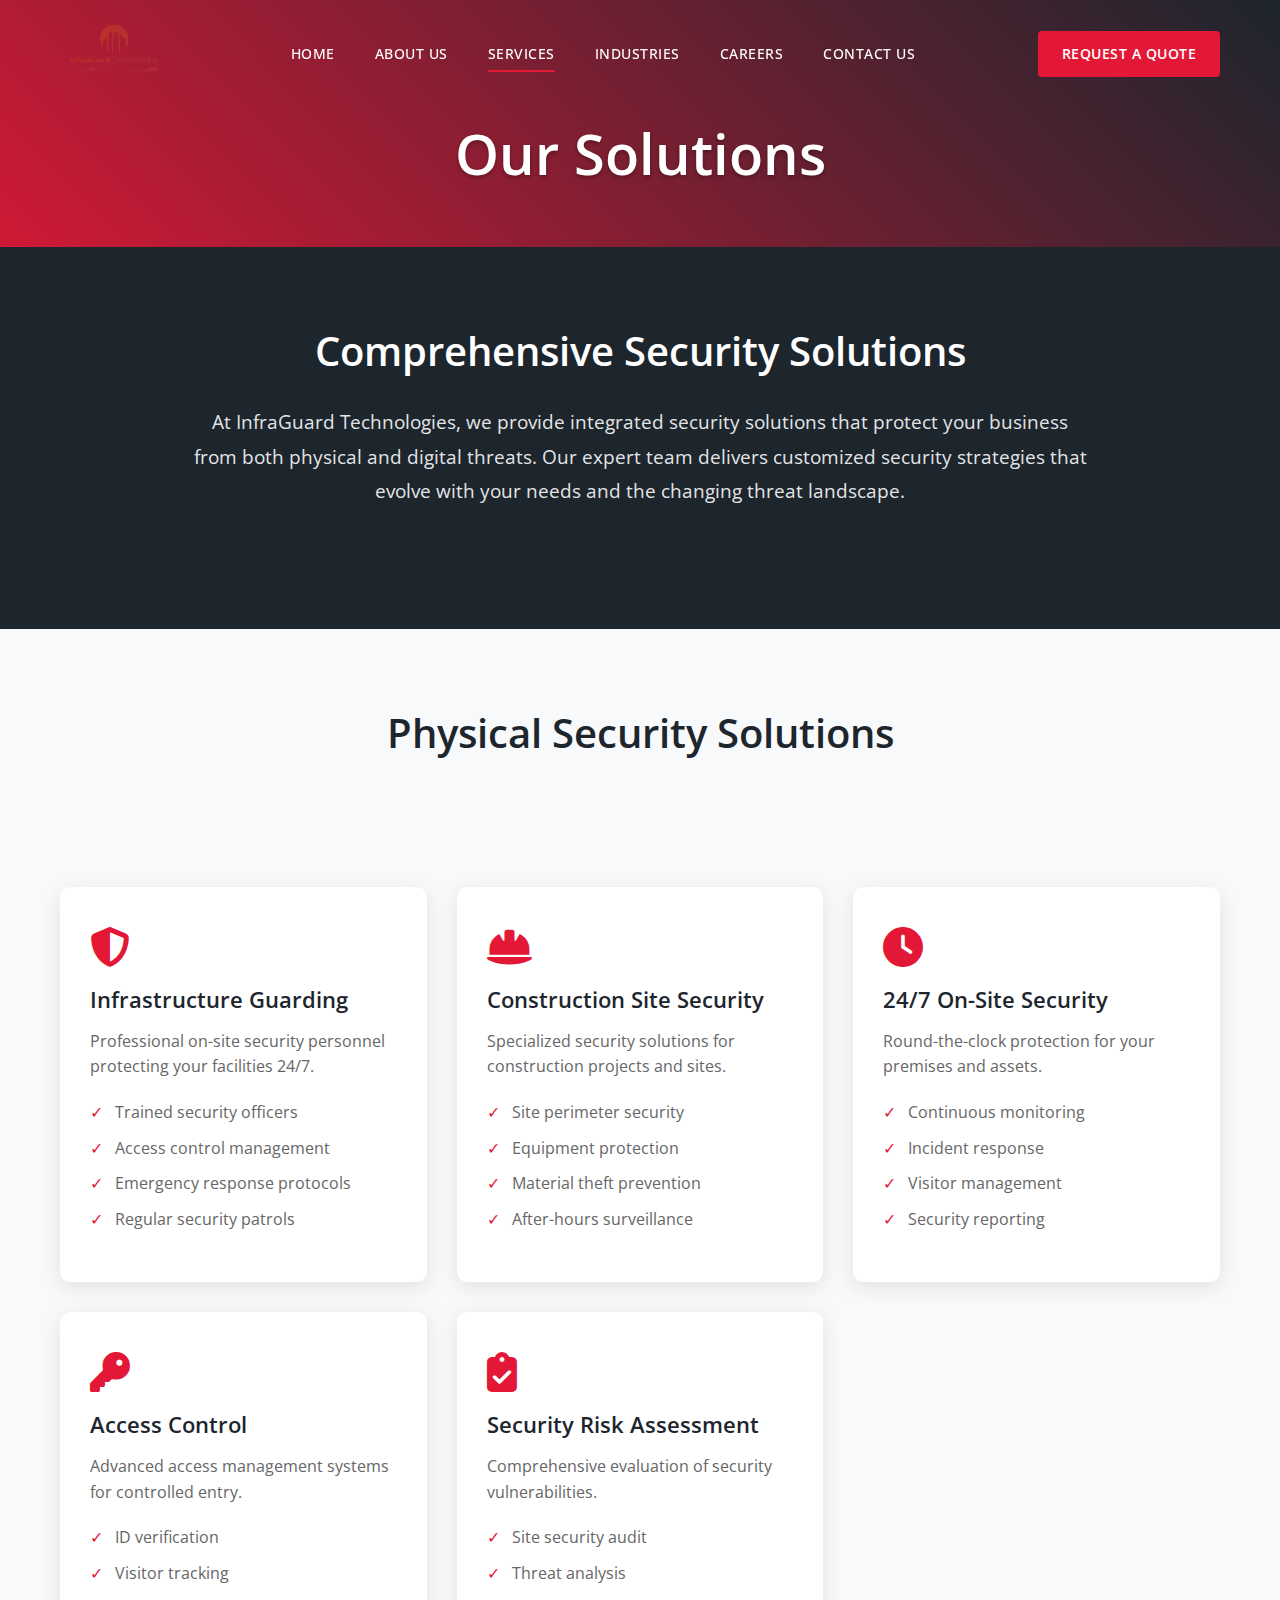
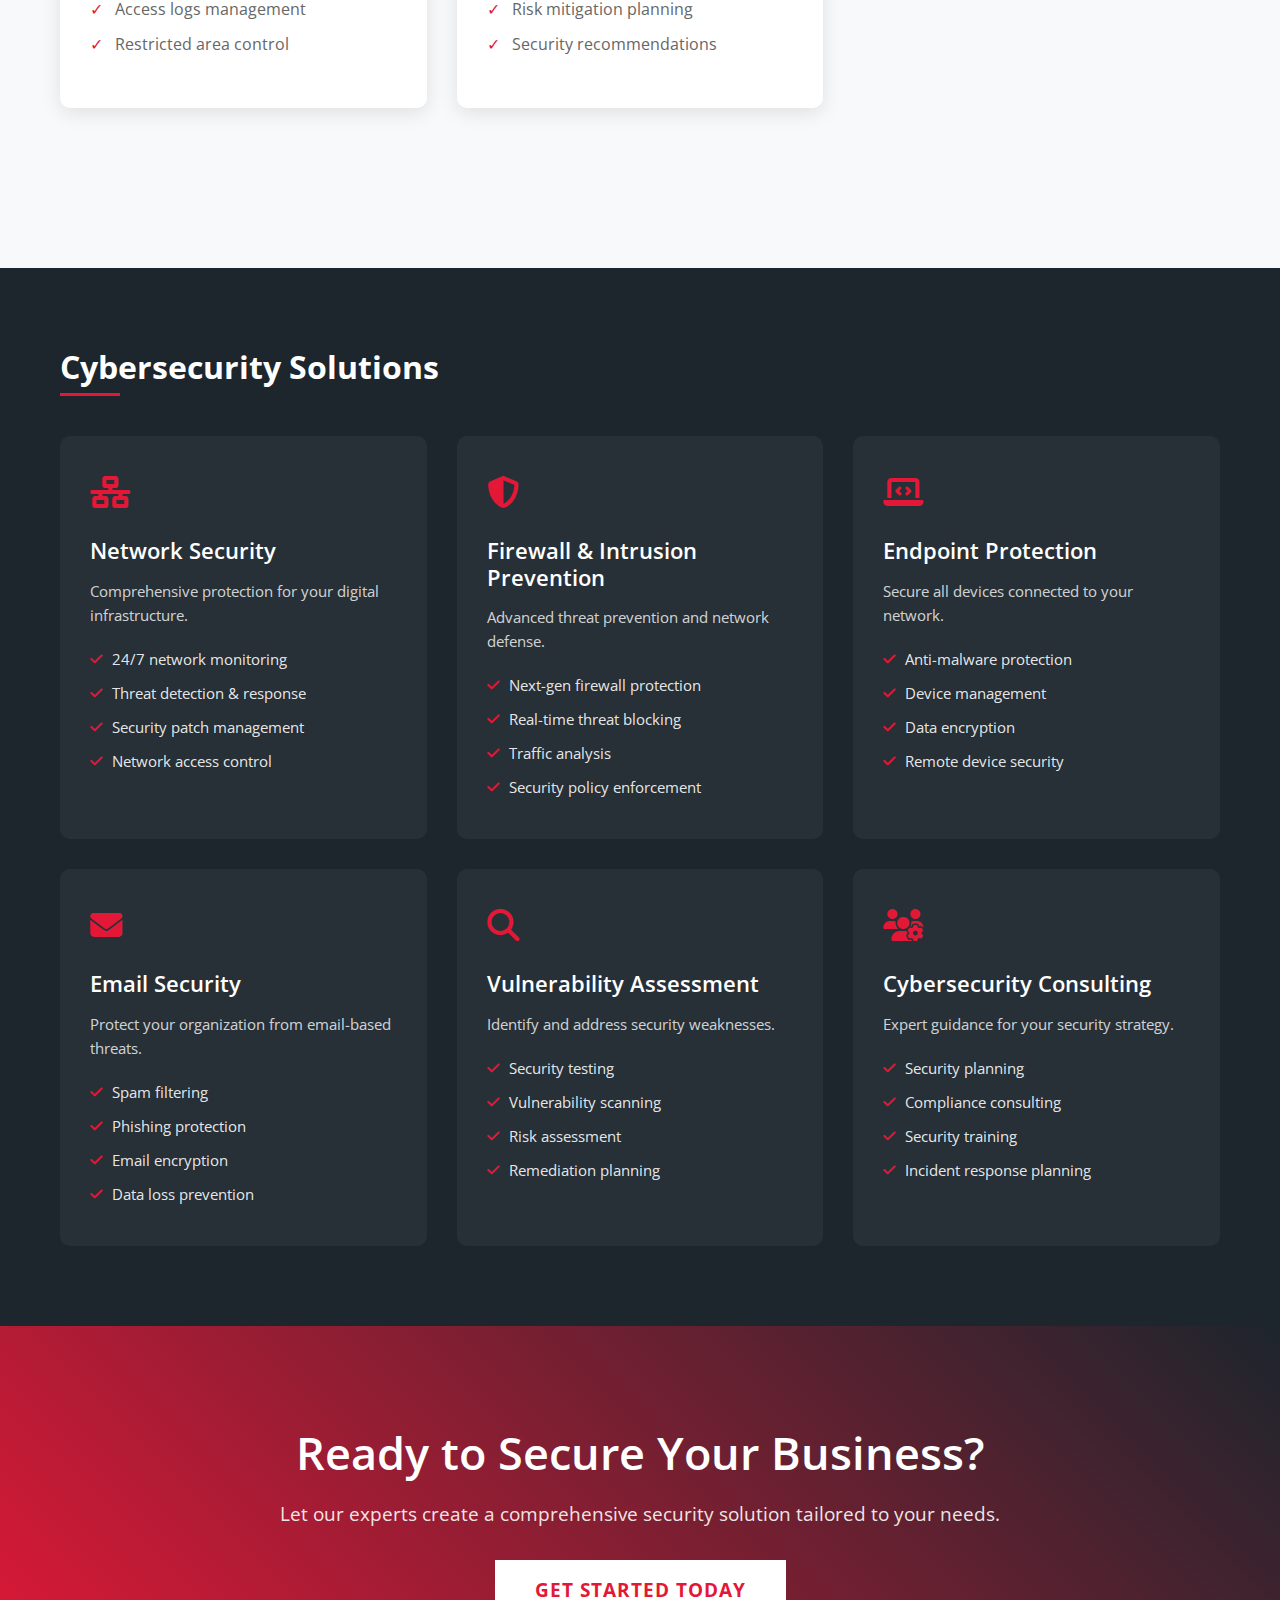
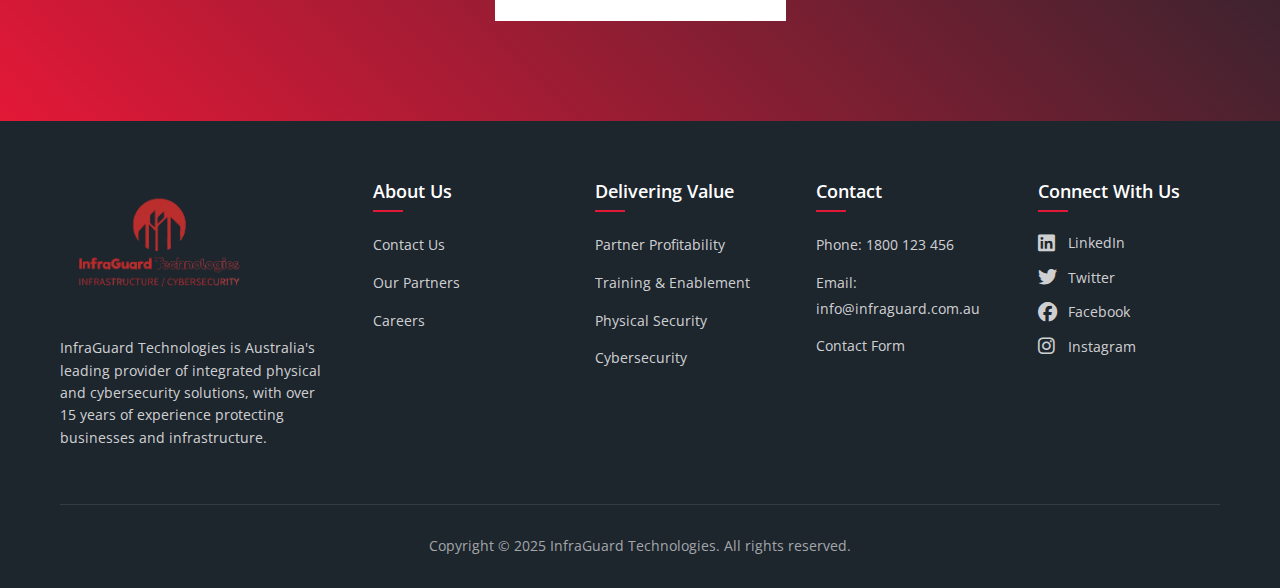
<file: services.html>
<!DOCTYPE html>
<html lang="en">
<head>
    <meta charset="UTF-8">
    <meta name="viewport" content="width=device-width, initial-scale=1.0">
    <title>Solutions - InfraGuard Technologies</title>
    <link rel="stylesheet" href="styles.css">
    <link rel="stylesheet" href="css/services.css">
    <link rel="stylesheet" href="https://cdnjs.cloudflare.com/ajax/libs/font-awesome/6.4.0/css/all.min.css">
    <link href="https://fonts.googleapis.com/css2?family=Open+Sans:wght@400;500;600;700&display=swap" rel="stylesheet">
</head>
<body>
    <!-- Header -->
    <header>
        <div class="container header-container">
            <div class="logo">
                <a href="index.html">
                    <img src="images/logo4.png" alt="InfraGuard Technologies Logo">
                </a>
            </div>
            <nav>
                <ul class="main-menu">
                    <li><a href="index.html">HOME</a></li>
                    <li><a href="about.html">ABOUT US</a></li>
                    <li class="dropdown">
                        <a href="services.html" class="active">SERVICES</a>
                        <div class="dropdown-content">
                            <div class="security-column">
                                <h3>Physical Security Solutions</h3>
                                <ul>
                                    <li><a href="services.html#infrastructure">Infrastructure Guarding</a></li>
                                    <li><a href="services.html#construction">Construction Site Security</a></li>
                                    <li><a href="services.html#onsite">24/7 On-Site Security</a></li>
                                    <li><a href="services.html#access">Access Control</a></li>
                                    <li><a href="services.html#risk">Security Risk Assessment</a></li>
                                </ul>
                            </div>
                            <div class="security-column">
                                <h3>Cybersecurity Solutions</h3>
                                <ul>
                                    <li><a href="services.html#network">Network Security</a></li>
                                    <li><a href="services.html#firewall">Firewall & Intrusion Prevention</a></li>
                                    <li><a href="services.html#endpoint">Endpoint Protection</a></li>
                                    <li><a href="services.html#email">Email Security</a></li>
                                    <li><a href="services.html#vulnerability">Vulnerability Assessment</a></li>
                                    <li><a href="services.html#consulting">Cybersecurity Consulting</a></li>
                                </ul>
                            </div>
                        </div>
                    </li>
                    <li><a href="industries.html">INDUSTRIES</a></li>
                    <li><a href="careers.html">CAREERS</a></li>
                    <li><a href="contact.html">CONTACT US</a></li>
                </ul>
            </nav>
            <div class="header-cta">
                <a href="contact.html" class="btn">REQUEST A QUOTE</a>
            </div>
            <div class="mobile-menu-toggle">
                <span></span>
                <span></span>
                <span></span>
            </div>
        </div>
    </header>

    <!-- Page Header -->
    <section class="page-header">
        <div class="container">
            <h1>Our Solutions</h1>
        </div>
    </section>

    <!-- Services Intro -->
    <section class="services-intro">
        <div class="container">
            <div class="services-content">
                <h2>Comprehensive Security Solutions</h2>
                <p>At InfraGuard Technologies, we provide integrated security solutions that protect your business from both physical and digital threats. Our expert team delivers customized security strategies that evolve with your needs and the changing threat landscape.</p>
            </div>
        </div>
    </section>

    <!-- Physical Security Solutions -->
    <section id="physical-security" class="physical-security">
        <div class="container">
            <h2>Physical Security Solutions</h2>
            <div class="services-grid">
                <div class="service-item">
                    <i class="fas fa-shield-alt"></i>
                    <h3>Infrastructure Guarding</h3>
                    <p>Professional on-site security personnel protecting your facilities 24/7.</p>
                    <ul>
                        <li>Trained security officers</li>
                        <li>Access control management</li>
                        <li>Emergency response protocols</li>
                        <li>Regular security patrols</li>
                    </ul>
                </div>
                
                <div class="service-item">
                    <i class="fas fa-hard-hat"></i>
                    <h3>Construction Site Security</h3>
                    <p>Specialized security solutions for construction projects and sites.</p>
                    <ul>
                        <li>Site perimeter security</li>
                        <li>Equipment protection</li>
                        <li>Material theft prevention</li>
                        <li>After-hours surveillance</li>
                    </ul>
                </div>
                
                <div class="service-item">
                    <i class="fas fa-clock"></i>
                    <h3>24/7 On-Site Security</h3>
                    <p>Round-the-clock protection for your premises and assets.</p>
                    <ul>
                        <li>Continuous monitoring</li>
                        <li>Incident response</li>
                        <li>Visitor management</li>
                        <li>Security reporting</li>
                    </ul>
                </div>
                
                <div class="service-item">
                    <i class="fas fa-key"></i>
                    <h3>Access Control</h3>
                    <p>Advanced access management systems for controlled entry.</p>
                    <ul>
                        <li>ID verification</li>
                        <li>Visitor tracking</li>
                        <li>Access logs management</li>
                        <li>Restricted area control</li>
                    </ul>
                </div>
                
                <div class="service-item">
                    <i class="fas fa-clipboard-check"></i>
                    <h3>Security Risk Assessment</h3>
                    <p>Comprehensive evaluation of security vulnerabilities.</p>
                    <ul>
                        <li>Site security audit</li>
                        <li>Threat analysis</li>
                        <li>Risk mitigation planning</li>
                        <li>Security recommendations</li>
                    </ul>
                </div>
            </div>
        </div>
    </section>

    <!-- Cybersecurity Solutions -->
    <section class="cybersecurity-solutions">
        <div class="container">
            <h2 class="section-title">Cybersecurity Solutions</h2>
            <div class="cyber-grid">
                <!-- Network Security -->
                <div class="cyber-card">
                    <div class="cyber-icon">
                        <i class="fas fa-network-wired"></i>
                    </div>
                    <h3>Network Security</h3>
                    <p>Comprehensive protection for your digital infrastructure.</p>
                    <ul class="cyber-features">
                        <li><i class="fas fa-check"></i> 24/7 network monitoring</li>
                        <li><i class="fas fa-check"></i> Threat detection & response</li>
                        <li><i class="fas fa-check"></i> Security patch management</li>
                        <li><i class="fas fa-check"></i> Network access control</li>
                    </ul>
                </div>

                <!-- Firewall & Intrusion Prevention -->
                <div class="cyber-card">
                    <div class="cyber-icon">
                        <i class="fas fa-shield-alt"></i>
                    </div>
                    <h3>Firewall & Intrusion Prevention</h3>
                    <p>Advanced threat prevention and network defense.</p>
                    <ul class="cyber-features">
                        <li><i class="fas fa-check"></i> Next-gen firewall protection</li>
                        <li><i class="fas fa-check"></i> Real-time threat blocking</li>
                        <li><i class="fas fa-check"></i> Traffic analysis</li>
                        <li><i class="fas fa-check"></i> Security policy enforcement</li>
                    </ul>
                </div>

                <!-- Endpoint Protection -->
                <div class="cyber-card">
                    <div class="cyber-icon">
                        <i class="fas fa-laptop-code"></i>
                    </div>
                    <h3>Endpoint Protection</h3>
                    <p>Secure all devices connected to your network.</p>
                    <ul class="cyber-features">
                        <li><i class="fas fa-check"></i> Anti-malware protection</li>
                        <li><i class="fas fa-check"></i> Device management</li>
                        <li><i class="fas fa-check"></i> Data encryption</li>
                        <li><i class="fas fa-check"></i> Remote device security</li>
                    </ul>
                </div>

                <!-- Email Security -->
                <div class="cyber-card">
                    <div class="cyber-icon">
                        <i class="fas fa-envelope"></i>
                    </div>
                    <h3>Email Security</h3>
                    <p>Protect your organization from email-based threats.</p>
                    <ul class="cyber-features">
                        <li><i class="fas fa-check"></i> Spam filtering</li>
                        <li><i class="fas fa-check"></i> Phishing protection</li>
                        <li><i class="fas fa-check"></i> Email encryption</li>
                        <li><i class="fas fa-check"></i> Data loss prevention</li>
                    </ul>
                </div>

                <!-- Vulnerability Assessment -->
                <div class="cyber-card">
                    <div class="cyber-icon">
                        <i class="fas fa-search"></i>
                    </div>
                    <h3>Vulnerability Assessment</h3>
                    <p>Identify and address security weaknesses.</p>
                    <ul class="cyber-features">
                        <li><i class="fas fa-check"></i> Security testing</li>
                        <li><i class="fas fa-check"></i> Vulnerability scanning</li>
                        <li><i class="fas fa-check"></i> Risk assessment</li>
                        <li><i class="fas fa-check"></i> Remediation planning</li>
                    </ul>
                </div>

                <!-- Cybersecurity Consulting -->
                <div class="cyber-card">
                    <div class="cyber-icon">
                        <i class="fas fa-users-gear"></i>
                    </div>
                    <h3>Cybersecurity Consulting</h3>
                    <p>Expert guidance for your security strategy.</p>
                    <ul class="cyber-features">
                        <li><i class="fas fa-check"></i> Security planning</li>
                        <li><i class="fas fa-check"></i> Compliance consulting</li>
                        <li><i class="fas fa-check"></i> Security training</li>
                        <li><i class="fas fa-check"></i> Incident response planning</li>
                    </ul>
                </div>
            </div>
        </div>
    </section>

    <!-- CTA Section -->
    <section class="cta-section">
        <div class="container">
            <h2>Ready to Secure Your Business?</h2>
            <p>Let our experts create a comprehensive security solution tailored to your needs.</p>
            <a href="contact.html" class="btn">Get Started Today</a>
        </div>
    </section>

    <!-- Footer -->
    <footer>
        <div class="container">
            <div class="footer-top">
                <div class="footer-logo">
                    <img src="images/logo4.png" alt="InfraGuard Technologies Logo">
                    <p>InfraGuard Technologies is Australia's leading provider of integrated physical and cybersecurity solutions, with over 15 years of experience protecting businesses and infrastructure.</p>
                </div>
                <div class="footer-menu">
                    <h3>About Us</h3>
                    <ul>
                        <li><a href="about.html">Contact Us</a></li>
                        <li><a href="#">Our Partners</a></li>
                        <li><a href="#">Careers</a></li>
                    </ul>
                </div>
                <div class="footer-menu">
                    <h3>Delivering Value</h3>
                    <ul>
                        <li><a href="#">Partner Profitability</a></li>
                        <li><a href="#">Training & Enablement</a></li>
                        <li><a href="#">Physical Security</a></li>
                        <li><a href="#">Cybersecurity</a></li>
                    </ul>
                </div>
                <div class="footer-menu">
                    <h3>Contact</h3>
                    <ul>
                        <li><a href="tel:1800123456">Phone: 1800 123 456</a></li>
                        <li><a href="mailto:info@infraguard.com.au">Email: info@infraguard.com.au</a></li>
                        <li><a href="contact.html">Contact Form</a></li>
                    </ul>
                </div>
                <div class="footer-menu">
                    <h3>Connect With Us</h3>
                    <ul class="social-links">
                        <li><a href="#" target="_blank"><i class="fab fa-linkedin"></i> LinkedIn</a></li>
                        <li><a href="#" target="_blank"><i class="fab fa-twitter"></i> Twitter</a></li>
                        <li><a href="#" target="_blank"><i class="fab fa-facebook"></i> Facebook</a></li>
                        <li><a href="#" target="_blank"><i class="fab fa-instagram"></i> Instagram</a></li>
                    </ul>
                </div>
            </div>
            <div class="footer-bottom">
                <p>Copyright © 2025 InfraGuard Technologies. All rights reserved.</p>
            </div>
        </div>
    </footer>

    <script src="js/main.js"></script>
    <script src="js/slider.js"></script>
    <script src="js/animations.js"></script>
</body>
</html>
</file>
<file: styles.css>
/* Global Styles */
:root {
    --primary-color: #e31837; /* Dicker Data red */
    --secondary-color: #1d252d; /* Dicker Data dark blue/black */
    --accent-color: #0072ce; /* Dicker Data blue */
    --text-color: #333;
    --light-text: #fff;
    --light-bg: #f8f9fa;
    --dark-bg: #1d252d;
    --border-color: #e0e0e0;
    --shadow: 0 4px 6px rgba(0, 0, 0, 0.1);
    --transition: all 0.3s ease;
    --header-height: 100px;
    --gradient-dark: linear-gradient(45deg, var(--secondary-color) 0%, rgba(29, 37, 45, 0.95) 100%);
    --gradient-primary: linear-gradient(45deg, var(--primary-color) 0%, #c01530 100%);
    --gradient-overlay: linear-gradient(45deg, rgba(29, 37, 45, 0.6) 0%, rgba(29, 37, 45, 0.8) 100%);
}

* {
    margin: 0;
    padding: 0;
    box-sizing: border-box;
}

body {
    font-family: 'Open Sans', 'Segoe UI', Tahoma, Geneva, Verdana, sans-serif;
    line-height: 1.6;
    color: var(--text-color);
}

.container {
    width: 100%;
    max-width: 1200px;
    margin: 0 auto;
    padding: 0 20px;
}

a {
    text-decoration: none;
    color: var(--primary-color);
    transition: var(--transition);
}

a:hover {
    color: var(--accent-color);
}

ul {
    list-style: none;
}

h1, h2, h3, h4, h5, h6 {
    margin-bottom: 15px;
    line-height: 1.2;
    font-weight: 600;
}

h1 {
    font-size: 2.5rem;
}

h2 {
    font-size: 2rem;
    position: relative;
}

h2.section-title {
    position: relative;
    display: inline-block;
    margin-bottom: 30px;
    font-weight: 700;
}

h2.section-title::after {
    content: '';
    position: absolute;
    left: 0;
    bottom: -10px;
    width: 60px;
    height: 3px;
    background-color: var(--primary-color);
}

h3 {
    font-size: 1.5rem;
}

p {
    margin-bottom: 15px;
}

.btn {
    display: inline-block;
    padding: 12px 24px;
    border-radius: 0;
    font-weight: bold;
    text-align: center;
    transition: var(--transition);
    cursor: pointer;
    text-transform: uppercase;
    letter-spacing: 1px;
}

.btn-primary {
    background-color: var(--primary-color);
    color: var(--light-text);
    border: none;
}

.btn-primary:hover {
    background-color: #c01530; /* Darker red */
    color: var(--light-text);
}

.btn-secondary {
    background-color: transparent;
    color: var(--primary-color);
    border: 2px solid var(--primary-color);
}

.btn-secondary:hover {
    background-color: var(--primary-color);
    color: var(--light-text);
}

.btn-light {
    background-color: transparent;
    color: var(--light-text);
    border: 2px solid #ffffff;
    border-radius: 4px;
}

.btn-light:hover {
    background-color: #ffffff;
    color: var(--primary-color);
}

section {
    padding: 60px 0;
}

/* Header Styles */
header {
    position: fixed;
    width: 100%;
    z-index: 1000;
    padding: 15px 0;
    transition: all 0.3s ease;
    background-color: transparent;
    top: 0;
    left: 0;
}
header.scrolled {
    background-color: rgba(3, 3, 3, 0.678);
    box-shadow: 0 2px 10px rgba(0, 0, 0, 0.1);
    position: fixed;
    top: 0;
    padding: 15px 0;
}

.header-container {
    display: flex;
    justify-content: space-between;
    align-items: center;
    width: 100%;
}

.logo {
    flex: 0 0 auto;
}

.logo img {
    max-height: 70px;
    width: auto;
    transition: var(--transition);
}

/* Main Navigation */
nav {
    flex: 1 1 auto;
    display: flex;
    justify-content: center;
    align-items: center;
    padding: 0 40px;
}

.main-menu {
    display: flex;
    margin: 0;
    padding: 0;
    justify-content: center;
    align-items: center;
    gap: 40px;
}

.main-menu li {
    position: relative;
}

.main-menu a {
    color: var(--light-text);
    font-weight: 500;
    padding: 5px 0;
    display: block;
    position: relative;
    font-size: 14px;
    text-transform: uppercase;
    letter-spacing: 0.5px;
}

.main-menu a:hover,
.main-menu a.active {
    color: var(--light-text);
}

.main-menu a::after {
    content: '';
    position: absolute;
    bottom: -2px;
    left: 0;
    width: 0;
    height: 2px;
    background-color: var(--primary-color);
    transition: var(--transition);
}

.main-menu a:hover::after,
.main-menu a.active::after {
    width: 100%;
}

.main-menu a.active::after {
    background-color: var(--primary-color);
    width: 100%;
}

/* Header CTA Button */
.header-cta {
    flex: 0 0 auto;
}

.header-cta .btn {
    background-color: var(--primary-color);
    color: var(--light-text);
    padding: 12px 24px;
    border-radius: 4px;
    font-size: 14px;
    font-weight: 600;
    text-transform: uppercase;
    letter-spacing: 0.5px;
    transition: var(--transition);
    white-space: nowrap;
}

.header-cta .btn:hover {
    background-color: #c01530;
    transform: translateY(-2px);
}

/* Dropdown Menu */
.dropdown-content {
    position: absolute;
    top: 100%;
    left: 50%;
    transform: translateX(-50%);
    z-index: 9999;
    min-width: 600px;
    padding: 20px;
    margin-top: 15px;
    background-color: var(--light-text);
    border-radius: 4px;
    box-shadow: 0 4px 15px rgba(0, 0, 0, 0.1);
    display: none;
    border: 1px solid var(--border-color);
}

.dropdown:hover .dropdown-content {
    display: flex;
}

.dropdown-content::before {
    content: '';
    position: absolute;
    top: -10px;
    left: 50%;
    transform: translateX(-50%);
    border-width: 0 10px 10px 10px;
    border-style: solid;
    border-color: transparent transparent var(--light-text) transparent;
}

.dropdown-content .security-column {
    flex: 1;
    padding: 0 20px;
}

.dropdown-content .security-column:first-child {
    border-right: 1px solid var(--border-color);
}

.dropdown-content h3 {
    color: var(--secondary-color);
    font-size: 16px;
    font-weight: 600;
    margin-bottom: 15px;
    padding-bottom: 10px;
    border-bottom: 2px solid var(--primary-color);
}

.dropdown-content ul {
    padding: 0;
    margin: 0;
    list-style: none;
}

.dropdown-content ul li {
    margin: 8px 0;
}

.dropdown-content ul li a {
    color: var(--secondary-color);
    font-size: 14px;
    padding: 5px 0;
    display: block;
    text-transform: none;
    letter-spacing: normal;
    font-weight: normal;
    transition: color 0.3s ease;
}

.dropdown-content ul li a:hover {
    color: var(--primary-color);
    background: none;
    padding-left: 5px;
}

/* Mobile Menu Toggle */
.mobile-menu-toggle {
    display: none;
    flex-direction: column;
    justify-content: space-between;
    width: 30px;
    height: 20px;
    cursor: pointer;
}

.mobile-menu-toggle span {
    display: block;
    width: 100%;
    height: 2px;
    background-color: var(--light-text);
    transition: var(--transition);
}

/* Responsive Styles */
@media (max-width: 1200px) {
    .main-menu {
        gap: 30px;
    }
    
    nav {
        padding: 0 20px;
    }
    
    .logo img {
        max-height: 60px;
    }
}

@media (max-width: 992px) {
    .main-menu {
        gap: 20px;
    }
    
    .logo img {
        max-height: 50px;
    }
    
    nav {
        padding: 0 10px;
    }
}

@media (max-width: 768px) {
    header {
        padding: 10px 0;
    }
    
    .header-container {
        position: relative;
    }
    
    .logo img {
        max-height: 45px;
}

    .mobile-menu-toggle {
        display: flex;
        margin-left: 20px;
    }
    
    nav {
        display: none;
        position: absolute;
        top: 100%;
        left: 0;
        width: 100%;
        padding: 0;
        background-color: var(--secondary-color);
    }
    
    nav.show {
        display: block;
    }
    
    .main-menu {
        flex-direction: column;
        padding: 20px 0;
        gap: 15px;
    }
    
    .dropdown-content {
        position: static;
        min-width: 100%;
        transform: none;
        display: none;
        box-shadow: none;
        border: none;
        padding: 0;
        margin: 10px 0;
        background-color: transparent;
    }
    
    .dropdown.show .dropdown-content {
        display: block;
    }
    
    .dropdown-content .security-column {
        padding: 10px 20px;
    }
    
    .dropdown-content .security-column:first-child {
        border-right: none;
        border-bottom: 1px solid rgba(255, 255, 255, 0.1);
        padding-bottom: 20px;
        margin-bottom: 20px;
    }
    
    .dropdown-content h3 {
        color: var(--light-text);
        border-bottom-color: var(--primary-color);
    }
    
    .dropdown-content ul li a {
        color: var(--light-text);
        opacity: 0.9;
        padding: 8px 15px;
}

    .dropdown-content ul li a:hover {
        background-color: rgba(255, 255, 255, 0.1);
        padding-left: 20px;
    }
    
    .header-cta {
        margin-left: auto;
    }
    
    .header-cta .btn {
        padding: 8px 16px;
        font-size: 12px;
    }
}

@media (max-width: 576px) {
    .logo img {
        max-height: 40px;
    }
    
    .header-cta .btn {
        padding: 6px 12px;
        font-size: 11px;
    }
}

/* Hero Slider */
.hero-slider {
    position: relative;
    overflow: hidden;
    height: 800px;
    padding-top: 0;
    width: 100%;
}

.slider-container {
    position: relative;
    height: 100%;
    width: 100%;
}

.slide {
    position: absolute;
    top: 0;
    left: 0;
    width: 100%;
    height: 100%;
    opacity: 0;
    transition: opacity 1s ease;
    display: block;
    background-size: 100% auto;
    background-position: center 30%;
    background-repeat: no-repeat;
}

.slide.active {
    opacity: 1;
    z-index: 1;
}

.slide-content {
    position: absolute;
    top: 0;
    left: 0;
    width: 100%;
    height: 100%;
    display: flex;
    flex-direction: column;
    justify-content: center;
    padding-left: 10%;
    color: var(--light-text);
    z-index: 3;
    padding-top: 60px;
    max-width: 600px;
}

.slide-content h1 {
    font-size: 3.5rem;
    margin-bottom: 10px;
    font-weight: 700;
    text-align: left;
    text-shadow: 0 2px 8px rgba(0, 0, 0, 0.7), 0 0 30px rgba(0, 0, 0, 0.5);
}

.slide-content h2 {
    font-size: 2.5rem;
    margin-bottom: 30px;
    font-weight: 400;
    text-align: left;
    text-shadow: 0 2px 8px rgba(0, 0, 0, 0.7), 0 0 30px rgba(0, 0, 0, 0.5);
}

.slide-content .btn {
    align-self: flex-start;
    border-radius: 4px;
    font-weight: 600;
    padding: 12px 30px;
}

/* Remove the dark gradient overlay */
.slide::before {
    content: '';
    position: absolute;
    top: 0;
    left: 0;
    right: 0;
    bottom: 0;
    background: var(--gradient-overlay);
    z-index: 1;
}

.slider-controls {
    position: absolute;
    bottom: 30px;
    left: 0;
    width: 100%;
    display: flex;
    justify-content: center;
    align-items: center;
    z-index: 10;
}

.prev-slide, .next-slide {
    background: transparent;
    border: none;
    color: var(--light-text);
    font-size: 1.5rem;
    cursor: pointer;
    padding: 0 15px;
    opacity: 0.7;
    transition: opacity 0.3s ease;
}

.prev-slide:hover, .next-slide:hover {
    opacity: 1;
}

.slider-dots {
    display: flex;
    margin: 0 15px;
}

.dot {
    width: 12px;
    height: 12px;
    border-radius: 50%;
    background-color: rgba(255, 255, 255, 0.5);
    margin: 0 5px;
    cursor: pointer;
    transition: var(--transition);
    border: 2px solid transparent;
}

.dot.active {
    background-color: transparent;
    border: 2px solid var(--light-text);
}

/* Intro Section */
.intro {
    background: var(--light-bg);
    position: relative;
    text-align: center;
    padding: 80px 0;
}

.intro h2 {
    font-size: 2.2rem;
    max-width: 800px;
    margin: 0 auto 20px;
    color: var(--secondary-color);
}

.intro p {
    max-width: 700px;
    margin: 0 auto;
    font-size: 1.1rem;
    color: #666;
}

/* Services Grid */
.services-grid {
    padding: 80px 0;
    background: var(--light-bg);
}

.services-container {
    display: grid;
    grid-template-columns: repeat(auto-fit, minmax(250px, 1fr));
    gap: 30px;
    margin-top: 50px;
}

.service-item {
    text-align: center;
    padding: 30px;
    background: #fff;
    border-radius: 10px;
    box-shadow: 0 5px 15px rgba(0,0,0,0.05);
    transition: transform 0.3s ease;
}

.service-item:hover {
    transform: translateY(-5px);
}

.service-icon {
    width: 80px;
    height: 80px;
    margin: 0 auto 20px;
    display: flex;
    align-items: center;
    justify-content: center;
    background: var(--primary-color);
    border-radius: 50%;
}

.service-icon i {
    font-size: 32px;
    color: #fff;
}

.service-item h3 {
    margin: 0;
    font-size: 20px;
    color: var(--secondary-color);
}

/* Trust Section */
.trust-section {
    padding: 80px 0;
    background: var(--secondary-color);
    color: #fff;
}

.trust-section .section-title {
    color: #fff;
    margin-bottom: 50px;
}

.trust-grid {
    display: grid;
    grid-template-columns: repeat(auto-fit, minmax(250px, 1fr));
    gap: 30px;
}

.trust-item {
    text-align: center;
    padding: 30px;
    background: rgba(255,255,255,0.05);
    border-radius: 10px;
    transition: transform 0.3s ease;
}

.trust-item:hover {
    transform: translateY(-5px);
}

.trust-icon {
    width: 70px;
    height: 70px;
    margin: 0 auto 20px;
    display: flex;
    align-items: center;
    justify-content: center;
    background: var(--primary-color);
    border-radius: 50%;
}

.trust-icon i {
    font-size: 28px;
    color: #fff;
}

.trust-item h3 {
    margin: 0 0 15px;
    font-size: 20px;
    color: #fff;
}

.trust-item p {
    margin: 0;
    font-size: 16px;
    opacity: 0.9;
}

@media (max-width: 768px) {
    .services-container,
    .trust-grid {
        grid-template-columns: 1fr;
        gap: 20px;
    }

    .service-item,
    .trust-item {
        padding: 20px;
    }

    .service-icon,
    .trust-icon {
        width: 60px;
        height: 60px;
    }

    .service-icon i,
    .trust-icon i {
        font-size: 24px;
    }
}

/* Value Proposition */
.value-prop {
    background: var(--gradient-dark);
    color: var(--light-text);
    position: relative;
    padding: 80px 0;
}

.value-prop h2 {
    text-align: center;
    color: var(--light-text);
    margin-bottom: 50px;
}

.value-prop h2.section-title {
    color: var(--light-text);
}

.value-prop h2.section-title::after {
    background-color: var(--primary-color);
}

.feature-grid {
    display: grid;
    grid-template-columns: repeat(auto-fill, minmax(300px, 1fr));
    gap: 30px;
}

.feature-box {
    background: rgba(255, 255, 255, 0.05);
    padding: 30px;
    box-shadow: 0 5px 15px rgba(0, 0, 0, 0.05);
    transition: var(--transition);
    border-radius: 0;
    text-align: center;
}

.feature-box:hover {
    background: rgba(255, 255, 255, 0.1);
    transform: translateY(-5px);
}

.feature-box img {
    width: 120px;
    height: 120px;
    margin-bottom: 20px;
}

.feature-box h3 {
    color: var(--light-text);
    margin-bottom: 15px;
    font-size: 1.2rem;
}

.feature-box p {
    color: rgba(255, 255, 255, 0.9);
    font-size: 0.95rem;
}

.feature-box .needs-image::before {
    content: 'Feature Icon\nRequired';
    white-space: pre;
    text-align: center;
}

/* CTA Banner */
.cta-banner {
    background: var(--gradient-primary);
    color: var(--light-text);
    position: relative;
    padding: 60px 0;
    text-align: center;
}

.cta-banner::before {
    content: '';
    position: absolute;
    top: 0;
    left: 0;
    right: 0;
    bottom: 0;
    background: var(--gradient-overlay);
    z-index: 1;
}

.cta-banner .container {
    position: relative;
    z-index: 2;
}

.cta-banner h2 {
    color: var(--light-text);
    text-shadow: 0 2px 4px rgba(0, 0, 0, 0.2);
    margin-bottom: 20px;
    font-size: 2.2rem;
}

.cta-banner p {
    color: rgba(255, 255, 255, 0.9);
    max-width: 700px;
    margin: 0 auto 30px;
    font-size: 1.1rem;
}

.btn-white {
    background-color: var(--light-text);
    color: var(--primary-color);
    border: none;
    border-radius: 50px;
}

.btn-white:hover {
    background-color: #f0f0f0;
}

/* Partners Slider */
.partners-slider {
    background: var(--light-bg);
    padding: 80px 0;
    text-align: center;
    overflow: hidden;
}

.partners-slider h2 {
    margin-bottom: 50px;
    color: var(--secondary-color);
}

.partners-container {
    display: flex;
    align-items: center;
    justify-content: space-around;
    flex-wrap: nowrap;
    gap: 60px;
    padding: 20px 0;
    animation: scroll-partners 35s linear infinite;
    width: fit-content;
}

.partners-container:hover {
    animation-play-state: paused;
}

.partners-track {
    display: flex;
    gap: 60px;
    padding: 0 30px;
}

.partner {
    flex: 0 0 auto;
    display: flex;
    align-items: center;
    justify-content: center;
    padding: 20px;
    min-width: 200px;
    background: rgba(255, 255, 255, 0.8);
    border-radius: 10px;
    transition: transform 0.3s ease;
}

.partner img {
    max-width: 180px;
    max-height: 80px;
    width: auto;
    height: auto;
    opacity: 0.9;
    transition: all 0.3s ease;
    object-fit: contain;
}

.partner:hover {
    transform: translateY(-5px);
}

.partner:hover img {
    opacity: 1;
}

.partner .needs-image::before {
    content: 'Partner Logo\nRequired';
    white-space: pre;
    text-align: center;
}

@keyframes scroll-partners {
    0% {
        transform: translateX(0);
    }
    100% {
        transform: translateX(calc(-50% - 30px));
    }
}

@media (max-width: 992px) {
    .partners-container {
        gap: 40px;
    }
    
    .partners-track {
        gap: 40px;
        padding: 0 20px;
    }
    
    .partner {
        min-width: 160px;
        padding: 15px;
    }
    
    .partner img {
        max-width: 140px;
        max-height: 60px;
    }
}

/* Testimonials */
.testimonials {
    background: var(--gradient-dark);
    color: var(--light-text);
    position: relative;
    text-align: center;
    padding: 80px 0;
}

.testimonials h2 {
    margin-bottom: 20px;
    color: var(--light-text);
}

.testimonials h2.section-title {
    color: var(--light-text);
}

.testimonials h2.section-title::after {
    background-color: var(--primary-color);
}

.testimonials > p {
    color: rgba(255, 255, 255, 0.9);
    max-width: 700px;
    margin: 0 auto 40px;
}

.testimonial-grid {
    display: grid;
    grid-template-columns: repeat(auto-fill, minmax(400px, 1fr));
    gap: 30px;
}

.testimonial {
    background: rgba(255, 255, 255, 0.05);
    border-radius: 0;
    overflow: hidden;
    box-shadow: 0 5px 15px rgba(0, 0, 0, 0.05);
    text-align: left;
    transition: var(--transition);
}

.testimonial:hover {
    background: rgba(255, 255, 255, 0.1);
}

.testimonial-content {
    padding: 30px;
    position: relative;
}

.testimonial-content::before {
    content: '"';
    position: absolute;
    top: 10px;
    left: 20px;
    font-size: 4rem;
    color: rgba(0, 0, 0, 0.1);
    font-family: Georgia, serif;
    line-height: 1;
}

.testimonial-content p {
    position: relative;
    z-index: 1;
    color: rgba(255, 255, 255, 0.9);
}

.testimonial-author {
    margin-top: 20px;
    text-align: left;
}

.testimonial-author h4 {
    margin-bottom: 5px;
    color: var(--light-text);
    font-weight: 600;
}

.testimonial-author p {
    color: rgba(255, 255, 255, 0.7);
}

/* News Section */
.news {
    background: var(--light-bg);
    text-align: center;
    padding: 80px 0;
}

.news h2 {
    margin-bottom: 20px;
    color: var(--secondary-color);
}

.news > p {
    max-width: 700px;
    margin: 0 auto 40px;
    color: #666;
}

.news-grid {
    display: grid;
    grid-template-columns: repeat(auto-fill, minmax(250px, 1fr));
    gap: 30px;
}

.news-item {
    text-align: left;
    transition: var(--transition);
    background-color: #ffffff;
    box-shadow: 0 4px 6px rgba(0, 0, 0, 0.1);
    overflow: hidden;
}

.news-item:hover {
    transform: translateY(-5px);
    box-shadow: 0 8px 15px rgba(0, 0, 0, 0.1);
}

.news-image {
    aspect-ratio: 16/9;
    overflow: hidden;
    margin-bottom: 0;
    position: relative;
}

.news-image img {
    width: 100%;
    height: 100%;
    object-fit: cover;
    transition: transform 0.5s ease;
}

.news-item:hover .news-image img {
    transform: scale(1.05);
}

.news-item h3 {
    font-size: 1.2rem;
    margin-bottom: 15px;
    padding: 20px 20px 0;
    color: var(--secondary-color);
}

.read-more {
    font-weight: 600;
    color: var(--primary-color);
    font-size: 0.9rem;
    text-transform: uppercase;
    padding: 0 20px 20px;
    display: inline-block;
}

.read-more:hover {
    color: var(--secondary-color);
}

.news-image.needs-image::before {
    content: 'News Image Required\n800x450px';
    white-space: pre;
    text-align: center;
}

/* Footer */
footer {
    background: var(--secondary-color);
    color: #fff;
    padding: 60px 0 30px;
}

.footer-top {
    display: grid;
    grid-template-columns: 1.5fr 1fr 1fr 1fr 1fr;
    gap: 40px;
    margin-bottom: 40px;
}

.footer-logo {
    max-width: 300px;
}

.footer-logo img {
    max-width: 200px;
    height: auto;
    margin-bottom: 20px;
}

.footer-logo p {
    font-size: 14px;
    line-height: 1.6;
    color: rgba(255, 255, 255, 0.8);
}

.footer-menu h3 {
    color: #fff;
    font-size: 18px;
    margin-bottom: 20px;
    position: relative;
    padding-bottom: 10px;
}

.footer-menu h3::after {
    content: '';
    position: absolute;
    left: 0;
    bottom: 0;
    width: 30px;
    height: 2px;
    background: var(--primary-color);
}

.footer-menu ul {
    list-style: none;
    padding: 0;
    margin: 0;
}

.footer-menu ul li {
    margin-bottom: 12px;
}

.footer-menu ul li a {
    color: rgba(255, 255, 255, 0.8);
    text-decoration: none;
    font-size: 14px;
    transition: color 0.3s ease;
}

.footer-menu ul li a:hover {
    color: var(--primary-color);
}

.social-links li a {
    display: flex;
    align-items: center;
    gap: 10px;
}

.social-links li a i {
    width: 20px;
}

.footer-bottom {
    padding-top: 30px;
    border-top: 1px solid rgba(255, 255, 255, 0.1);
    text-align: center;
}

.footer-bottom p {
    margin: 0;
    font-size: 14px;
    color: rgba(255, 255, 255, 0.6);
}

@media (max-width: 1200px) {
    .footer-top {
        grid-template-columns: repeat(4, 1fr);
    }
    
    .footer-logo {
        grid-column: span 4;
        max-width: 100%;
        text-align: center;
        margin-bottom: 20px;
    }
    
    .footer-logo img {
        margin: 0 auto 20px;
    }
}

@media (max-width: 992px) {
    .footer-top {
        grid-template-columns: repeat(2, 1fr);
        gap: 30px;
    }
}

@media (max-width: 576px) {
    .footer-top {
        grid-template-columns: 1fr;
        text-align: center;
    }
    
    .footer-menu h3::after {
        left: 50%;
        transform: translateX(-50%);
    }
    
    .social-links li a {
        justify-content: center;
    }
}

/* Page Banner */
.page-banner {
    position: relative;
    height: 400px;
    display: flex;
    align-items: center;
    justify-content: center;
    text-align: center;
    color: var(--light-text);
    background-size: cover;
    background-position: center;
    background-repeat: no-repeat;
    background-image: url('images/banner-bg.jpg');
    padding-top: 80px;
}

.page-banner::before {
    display: none;
}

.page-banner .container {
    position: relative;
    z-index: 2;
}

.page-banner h1 {
    font-size: 3rem;
    font-weight: 700;
    margin-bottom: 20px;
    text-shadow: 0 2px 8px rgba(0, 0, 0, 0.7), 0 0 30px rgba(0, 0, 0, 0.5);
}

.page-banner p {
    font-size: 1.2rem;
    max-width: 600px;
    margin: 0 auto 30px;
    text-shadow: 0 2px 8px rgba(0, 0, 0, 0.7), 0 0 30px rgba(0, 0, 0, 0.5);
}

.page-banner .btn {
    padding: 12px 30px;
    font-weight: 600;
}

/* Section Styles */
.section-light {
    background-color: #fff;
    padding: 80px 0;
}

.section-dark {
    background-color: #f8f9fa;
    padding: 80px 0;
}

.section-subtitle {
    max-width: 800px;
    margin: 0 auto 40px;
    text-align: center;
    font-size: 1.1rem;
    color: #666;
}

/* Service Grid for Solutions Page */
.service-grid {
    display: grid;
    grid-template-columns: repeat(auto-fill, minmax(300px, 1fr));
    gap: 30px;
    margin-top: 40px;
}

/* New styles for animated elements */
.animate-fade-in {
    opacity: 0;
    transform: translateY(20px);
    transition: opacity 0.5s ease, transform 0.5s ease;
}

.animate-fade-in.visible {
    opacity: 1;
    transform: translateY(0);
}

/* Media Queries */
@media (max-width: 1400px) {
    .slide {
        background-size: cover;
        background-position: center 25%;
    }
}

@media (max-width: 992px) {
    :root {
        --header-height: 80px;
    }
    
    .slide-content h1 {
        font-size: 3rem;
    }
    .slide-content h2 {
        font-size: 2rem;
    }
    .hero-slider {
        height: 500px;
    }
    .slide {
        background-size: cover;
        background-position: center 20%;
    }
}

@media (max-width: 768px) {
    :root {
        --header-height: 70px;
    }
    
    header {
        padding: 5px 0;
    }
    
    .logo img {
        max-height: 45px;
    }
    
    header.scrolled {
        height: 60px;
    }
    
    header.scrolled .logo img {
        max-height: 40px;
    }
    
    .main-menu {
        display: none;
        position: absolute;
        top: var(--header-height);
        left: 0;
        width: 100%;
        background-color: var(--secondary-color);
        padding: 20px 0;
        box-shadow: 0 4px 10px rgba(0, 0, 0, 0.2);
    }
    
    .main-menu.show {
        display: block;
    }
    
    .main-menu li {
        margin: 10px 20px;
    }
    
    .main-menu a {
        font-size: 16px;
    }
    
    .slide {
        position: relative;
        height: 450px;
        background-size: cover;
        background-position: center center;
    }
    
    .slide-content {
        padding: 40px 20px;
        align-items: center;
        text-align: center;
        max-width: 100%;
    }
    
    .slide-content h1 {
        font-size: 2.5rem;
        text-align: center;
    }
    
    .slide-content h2 {
        font-size: 1.8rem;
        text-align: center;
    }
    
    .slide-content .btn {
        align-self: center;
    }
    
    .slide-image {
        height: 300px;
    }
    
    .testimonial-grid, .news-grid {
        grid-template-columns: 1fr;
    }
    
    .services-container {
        grid-template-columns: repeat(auto-fill, minmax(200px, 1fr));
    }
    
    .feature-grid {
        grid-template-columns: 1fr;
    }
    
    .page-banner {
        padding: 120px 0 60px;
        text-align: center;
    }
    
    .page-banner p {
        margin: 0 auto 30px;
    }
}

.social-links li a {
        display: flex;
    align-items: center;
    gap: 10px;
    color: rgba(255, 255, 255, 0.7);
    transition: var(--transition);
}

.social-links li a:hover {
    color: var(--light-text);
}

.social-links li a i {
    font-size: 1.2rem;
    }
    
.certification-grid {
    display: grid;
    grid-template-columns: repeat(auto-fit, minmax(300px, 1fr));
    gap: 30px;
    margin-top: 40px;
    }
    
.certification-item {
    background: #fff;
    padding: 30px;
    border-radius: 8px;
    box-shadow: var(--shadow);
    text-align: center;
    transition: var(--transition);
    }
    
.certification-item:hover {
    transform: translateY(-5px);
    box-shadow: 0 8px 20px rgba(0, 0, 0, 0.15);
    }

.certification-icon {
    width: 80px;
    height: 80px;
    margin: 0 auto 20px;
    display: flex;
        align-items: center;
    justify-content: center;
    background: var(--light-bg);
    border-radius: 50%;
    }
    
.certification-icon i {
    font-size: 2rem;
    color: var(--primary-color);
}

.certification-item h3 {
    margin-bottom: 15px;
    color: var(--secondary-color);
}

.certification-item p {
    color: #666;
    font-size: 0.95rem;
    line-height: 1.5;
}

@media (max-width: 768px) {
    .certification-grid {
        grid-template-columns: 1fr;
    }
    
    .certification-item {
        padding: 20px;
    }
}

@media (max-width: 576px) {
    h1 {
        font-size: 2rem;
    }
    
    h2 {
        font-size: 1.5rem;
    }
    
    h3 {
        font-size: 1.2rem;
    }
    
    .slide-content h1 {
        font-size: 2rem;
    }
    
    .slide-content h2 {
        font-size: 1.5rem;
    }
    
    .service-item {
        padding: 15px 10px;
    }
    
    .page-banner {
        padding: 100px 0 40px;
    }
    
    .page-banner h1 {
        font-size: 2rem;
    }
    
    .page-banner p {
        font-size: 1rem;
    }
    
    section {
        padding: 40px 0;
    }
    
    .intro, .services-grid, .value-prop, .testimonials, .news {
        padding: 40px 0;
    }
    
    .logo img {
        max-height: 70px;
    }
    
    .hero-slider {
        padding-top: 0;
        height: 400px;
    }
    
    .slide {
        height: 400px;
        background-position: center center;
    }
    
    .slide-content {
        padding: 30px 15px;
    }
}

/* Image Placeholder Styles */
.needs-image {
    border: 2px dashed #ccc;
    background: #f5f5f5;
    display: flex;
    align-items: center;
    justify-content: center;
    position: relative;
}

.needs-image::before {
    content: 'Image Required';
    color: #666;
    font-size: 14px;
    font-style: italic;
}

/* News Images */
.news-image {
    aspect-ratio: 16/9;
    overflow: hidden;
}

.news-image img {
    width: 100%;
    height: 100%;
    object-fit: cover;
}

.news-image.needs-image::before {
    content: 'News Image Required\n800x450px';
    white-space: pre;
    text-align: center;
}

/* Value Prop Images */
.feature-box img {
    width: 120px;
    height: 120px;
    margin-bottom: 20px;
}

.feature-box .needs-image::before {
    content: 'Feature Icon\nRequired';
    white-space: pre;
    text-align: center;
}

/* Footer Logo */
.footer-logo .needs-image {
    max-width: 200px;
    height: 60px;
    margin-bottom: 20px;
}

.footer-logo .needs-image::before {
    content: 'Footer Logo Required';
}

/* Cybersecurity Solutions Section */
.cybersecurity-solutions {
    background: var(--secondary-color);
    color: #fff;
    padding: 80px 0;
}

.cybersecurity-solutions .section-title {
    color: #fff;
    text-align: center;
    margin-bottom: 50px;
}

.cyber-grid {
    display: grid;
    grid-template-columns: repeat(3, 1fr);
    gap: 30px;
    max-width: 1200px;
    margin: 0 auto;
}

.cyber-card {
    background: rgba(255, 255, 255, 0.05);
    border-radius: 10px;
    padding: 30px;
    transition: transform 0.3s ease;
}

.cyber-card:hover {
    transform: translateY(-5px);
    background: rgba(255, 255, 255, 0.1);
}

.cyber-icon {
    color: var(--primary-color);
    font-size: 32px;
    margin-bottom: 20px;
}

.cyber-card h3 {
    color: #fff;
    font-size: 22px;
    margin-bottom: 15px;
}

.cyber-card p {
    color: rgba(255, 255, 255, 0.8);
    margin-bottom: 20px;
    font-size: 15px;
    line-height: 1.6;
}

.cyber-features {
    list-style: none;
    padding: 0;
    margin: 0;
}

.cyber-features li {
    color: rgba(255, 255, 255, 0.9);
    margin-bottom: 10px;
    display: flex;
    align-items: center;
    font-size: 15px;
}

.cyber-features li i {
    color: var(--primary-color);
    margin-right: 10px;
    font-size: 14px;
}

@media (max-width: 992px) {
    .cyber-grid {
        grid-template-columns: repeat(2, 1fr);
    }
}

@media (max-width: 768px) {
    .cyber-grid {
        grid-template-columns: 1fr;
    }
    
    .cyber-card {
        padding: 25px;
    }
}

.feature-icon {
    width: 100px;
    height: 100px;
    background: var(--primary-color);
    border-radius: 50%;
    display: flex;
    align-items: center;
    justify-content: center;
    margin: 0 auto 25px;
    transition: transform 0.3s ease;
}

.feature-icon i {
    font-size: 40px;
    color: #fff;
}

.feature-box:hover .feature-icon {
    transform: scale(1.1);
}

.feature-box {
    text-align: center;
    padding: 30px;
    background: #fff;
    border-radius: 10px;
    transition: transform 0.3s ease, box-shadow 0.3s ease;
}

.feature-box:hover {
    transform: translateY(-5px);
    box-shadow: 0 10px 30px rgba(0,0,0,0.1);
}

.feature-box h3 {
    color: var(--secondary-color);
    font-size: 20px;
    margin-bottom: 15px;
}

.feature-box p {
    color: #666;
    font-size: 15px;
    line-height: 1.6;
    margin: 0;
}
</file>
<file: css/about.css>
/* About Page Styles */

.about-intro {
    padding: 60px 0;
}

.about-content {
    max-width: 800px;
    margin: 0 auto;
}

.mission-vision {
    display: grid;
    grid-template-columns: 1fr 1fr;
    gap: 30px;
    margin-top: 40px;
}

.mission, .vision {
    background-color: #fff;
    padding: 30px;
    border-radius: 8px;
    box-shadow: var(--shadow);
}

.mission h3, .vision h3 {
    color: var(--primary-color);
    margin-bottom: 15px;
    position: relative;
}

.mission h3::after, .vision h3::after {
    content: '';
    position: absolute;
    bottom: -5px;
    left: 0;
    width: 50px;
    height: 2px;
    background-color: var(--accent-color);
}

.why-choose-us {
    background-color: var(--light-bg);
    padding: 60px 0;
}

.features-grid {
    display: grid;
    grid-template-columns: repeat(auto-fit, minmax(250px, 1fr));
    gap: 30px;
    margin-top: 40px;
}

.feature-item {
    background-color: #fff;
    padding: 30px;
    border-radius: 8px;
    box-shadow: var(--shadow);
    text-align: center;
}

.feature-item i {
    font-size: 3rem;
    color: var(--primary-color);
    margin-bottom: 20px;
}

.team-section {
    padding: 60px 0;
}

.team-grid {
    display: grid;
    grid-template-columns: repeat(auto-fit, minmax(200px, 1fr));
    gap: 30px;
    margin-top: 40px;
}

.team-member {
    background-color: #fff;
    border-radius: 8px;
    overflow: hidden;
    box-shadow: var(--shadow);
    text-align: center;
}

.member-image {
    height: 200px;
    background-color: #ddd;
    background-size: cover;
    background-position: center;
}

.team-member h3 {
    margin: 20px 0 5px;
}

.team-member p {
    color: #666;
    margin-bottom: 20px;
}

@media (max-width: 768px) {
    .mission-vision {
        grid-template-columns: 1fr;
    }
}
</file>
<file: css/contact.css>
/* Contact Page Styles */

.contact-container {
    display: grid;
    grid-template-columns: 1fr 1fr;
    gap: 40px;
}

.contact-form {
    background-color: #fff;
    padding: 30px;
    border-radius: 8px;
    box-shadow: var(--shadow);
}

.form-group {
    margin-bottom: 20px;
}

.form-group label {
    display: block;
    margin-bottom: 5px;
    font-weight: 500;
}

.form-group input,
.form-group textarea,
.form-group select {
    width: 100%;
    padding: 10px;
    border: 1px solid var(--border-color);
    border-radius: 4px;
    font-family: inherit;
    font-size: 1rem;
}

.form-group textarea {
    min-height: 150px;
    resize: vertical;
}

.contact-info {
    background-color: var(--primary-color);
    color: #fff;
    padding: 30px;
    border-radius: 8px;
}

.contact-info h3 {
    color: #fff;
    margin-bottom: 20px;
}

.contact-info ul {
    list-style: none;
    padding: 0;
}

.contact-info ul li {
    display: flex;
    align-items: flex-start;
    margin-bottom: 20px;
}

.contact-info ul li i {
    margin-right: 15px;
    font-size: 1.2rem;
    color: var(--accent-color);
}

.map-container {
    margin-top: 40px;
    height: 400px;
    border-radius: 8px;
    overflow: hidden;
}

.map-container iframe {
    width: 100%;
    height: 100%;
    border: 0;
}

.form-success {
    text-align: center;
    padding: 30px;
}

.form-success i {
    font-size: 4rem;
    color: green;
    margin-bottom: 20px;
}

@media (max-width: 768px) {
    .contact-container {
        grid-template-columns: 1fr;
    }
}
</file>
<file: css/services.css>
/* Services Page Styles */
.page-header {
    background-color: var(--secondary-color);
    padding: 120px 0 60px;
    position: relative;
    overflow: hidden;
}

.page-header::before {
    content: '';
    position: absolute;
    top: 0;
    left: 0;
    width: 100%;
    height: 100%;
    background: linear-gradient(45deg, var(--primary-color) 0%, var(--secondary-color) 100%);
    opacity: 0.9;
}

.page-header .container {
    position: relative;
    z-index: 2;
}

.page-header h1 {
    color: var(--light-text);
    font-size: 3.5rem;
    margin: 0;
    text-align: center;
    text-shadow: 0 2px 4px rgba(0, 0, 0, 0.3);
}

/* Services Intro */
.services-intro {
    padding: 80px 0;
    background-color: var(--dark-bg);
    color: var(--light-text);
}

.services-content {
    max-width: 900px;
    margin: 0 auto;
    text-align: center;
}

.services-content h2 {
    font-size: 2.5rem;
    margin-bottom: 30px;
    color: var(--light-text);
}

.services-content p {
    font-size: 1.2rem;
    line-height: 1.8;
    margin-bottom: 40px;
    color: rgba(255, 255, 255, 0.9);
}

/* Physical Security Section */
.physical-security {
    padding: 80px 0;
    background-color: var(--light-bg);
}

.physical-security h2 {
    text-align: center;
    font-size: 2.5rem;
    margin-bottom: 50px;
    color: var(--secondary-color);
}

.services-grid {
    display: grid;
    grid-template-columns: repeat(auto-fit, minmax(300px, 1fr));
    gap: 30px;
    margin-top: 40px;
}

.service-item {
    padding: 40px 30px;
    text-align: left;
    background-color: #fff;
    border-radius: 10px;
    box-shadow: 0 5px 20px rgba(0, 0, 0, 0.1);
    transition: transform 0.3s ease;
}

.service-item:hover {
    transform: translateY(-10px);
}

.service-item i {
    font-size: 2.5rem;
    color: var(--primary-color);
    margin-bottom: 20px;
}

.service-item h3 {
    font-size: 1.4rem;
    margin-bottom: 15px;
    color: var(--secondary-color);
}

.service-item p {
    color: #666;
    line-height: 1.6;
    margin-bottom: 20px;
}

.service-item ul {
    list-style: none;
    padding: 0;
    margin: 0;
}

.service-item ul li {
    position: relative;
    padding-left: 25px;
    margin-bottom: 10px;
    color: #666;
}

.service-item ul li:before {
    content: '✓';
    position: absolute;
    left: 0;
    color: var(--primary-color);
}

/* Cybersecurity Section */
.cyber-security {
    padding: 80px 0;
    background-color: var(--secondary-color);
    color: var(--light-text);
}

.cyber-security h2 {
    text-align: center;
    font-size: 2.5rem;
    margin-bottom: 50px;
    color: var(--light-text);
}

.cyber-security .service-item {
    background: rgba(255, 255, 255, 0.95);
    border: 1px solid rgba(255, 255, 255, 0.1);
}

.cyber-security .service-item h3 {
    color: var(--secondary-color);
}

.cyber-security .service-item p,
.cyber-security .service-item ul li {
    color: #666;
}

/* CTA Section */
.cta-section {
    padding: 100px 0;
    background: linear-gradient(45deg, var(--primary-color) 0%, var(--secondary-color) 100%);
    color: var(--light-text);
    text-align: center;
}

.cta-section h2 {
    font-size: 2.8rem;
    margin-bottom: 20px;
    color: var(--light-text);
}

.cta-section p {
    font-size: 1.2rem;
    margin-bottom: 30px;
    color: rgba(255, 255, 255, 0.9);
}

.cta-section .btn {
    font-size: 1.2rem;
    padding: 15px 40px;
    background-color: var(--light-text);
    color: var(--primary-color);
    border: none;
}

.cta-section .btn:hover {
    background-color: var(--secondary-color);
    color: var(--light-text);
}

/* Responsive Styles */
@media (max-width: 992px) {
    .page-header h1 {
        font-size: 3rem;
    }
    
    .services-grid {
        grid-template-columns: repeat(auto-fit, minmax(250px, 1fr));
    }
}

@media (max-width: 768px) {
    .page-header {
        padding: 100px 0 50px;
    }
    
    .page-header h1 {
        font-size: 2.5rem;
    }
    
    .services-content h2,
    .physical-security h2,
    .cyber-security h2 {
        font-size: 2rem;
    }
    
    .service-item {
        padding: 30px 25px;
    }
    
    .cta-section h2 {
        font-size: 2.2rem;
    }
}

@media (max-width: 576px) {
    .page-header h1 {
        font-size: 2rem;
    }
    
    .services-content p {
        font-size: 1.1rem;
    }
    
    .service-item {
        padding: 25px 20px;
    }
    
    .service-item h3 {
        font-size: 1.3rem;
    }
}
</file>
